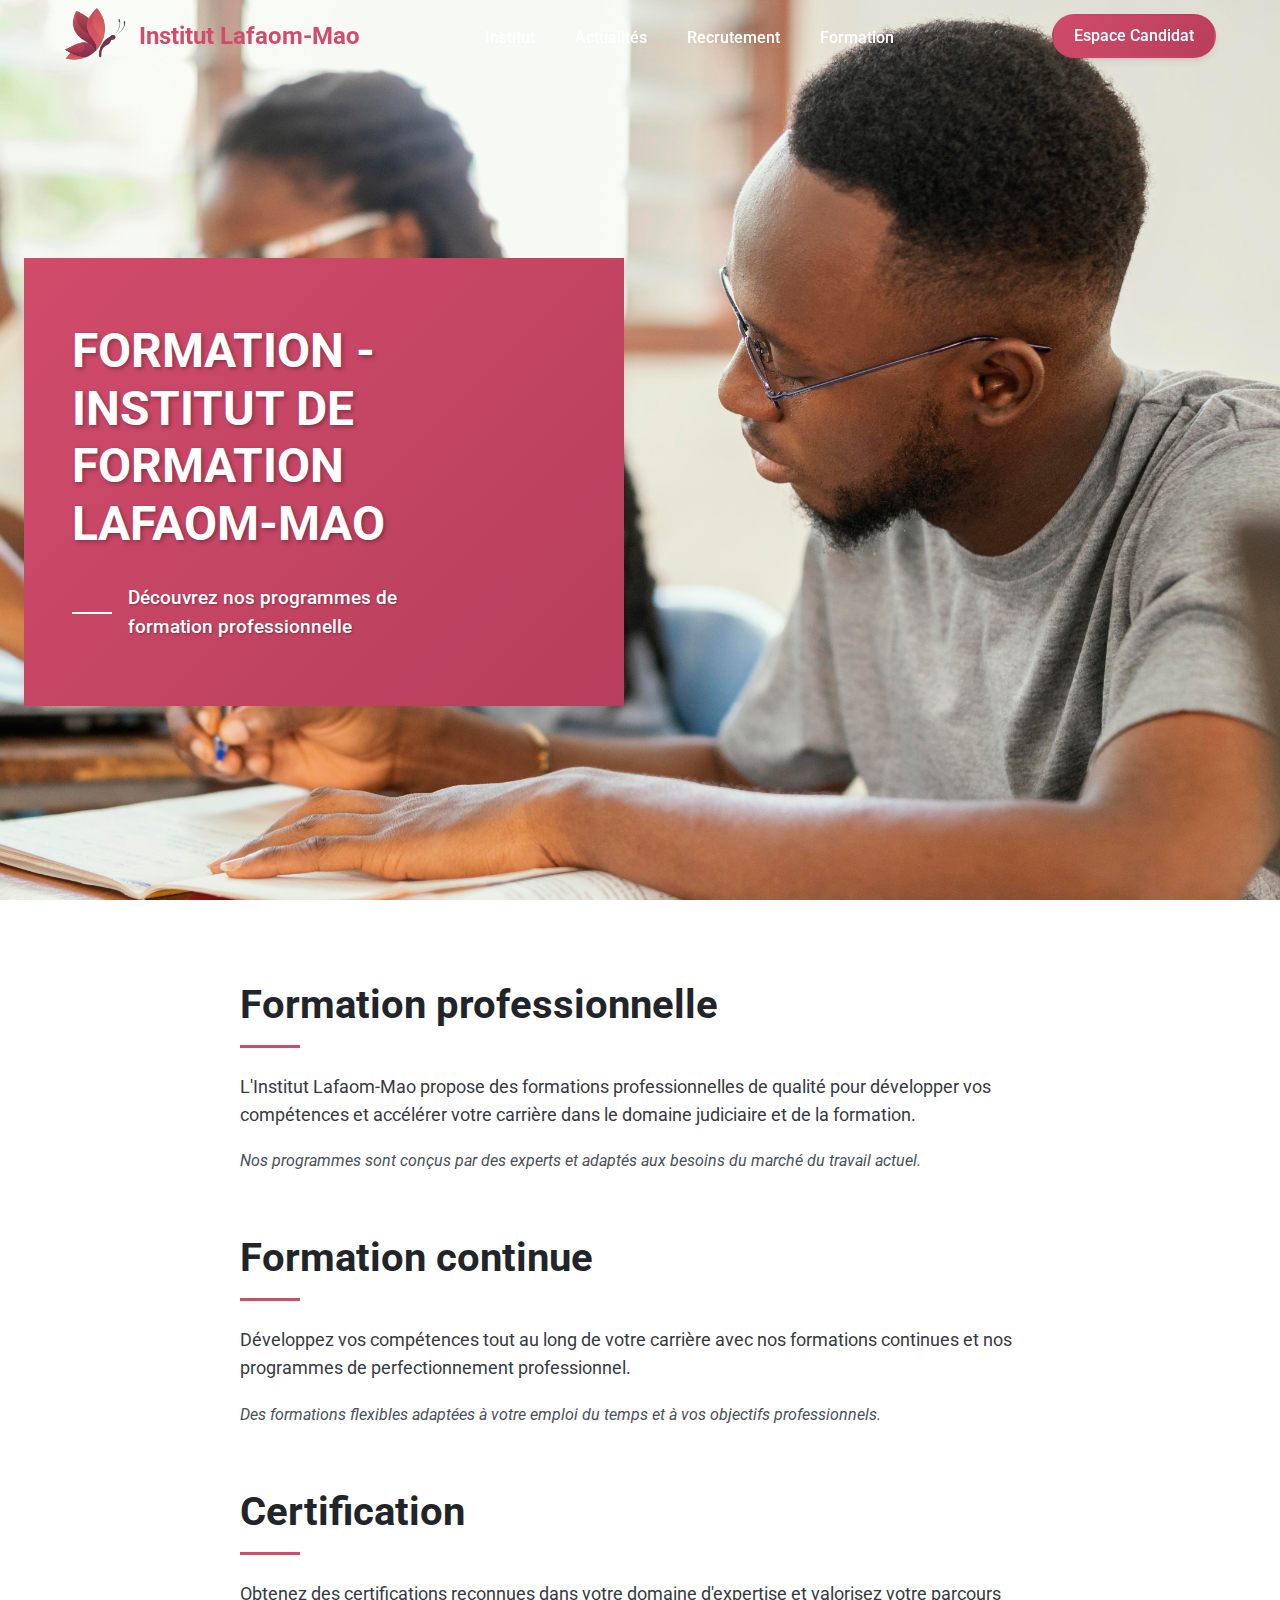
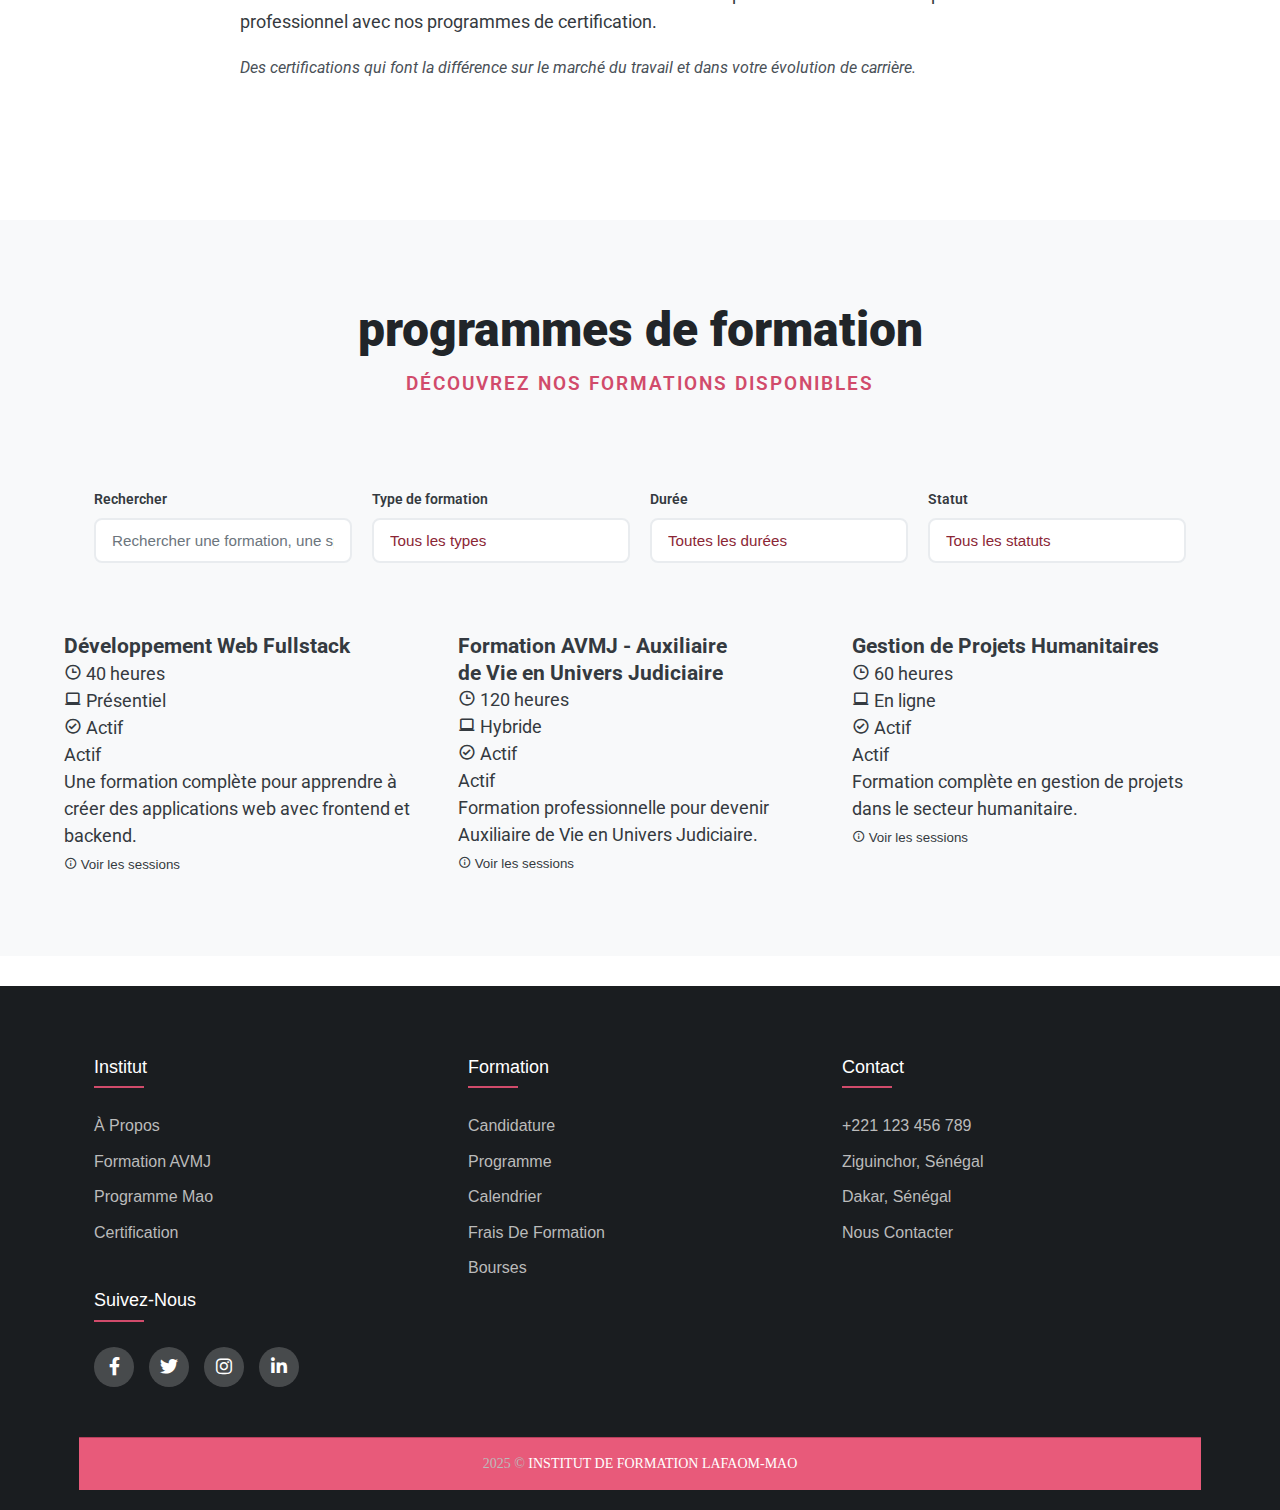
<file: formation.html>
<!DOCTYPE html>
<html lang="fr">
<head>
    <meta charset="UTF-8">
    <meta name="viewport" content="width=device-width, initial-scale=1.0">
    
    <!-- SEO Meta Tags -->
    <title>Formation AVMJ - Institut de Formation Lafaom-Mao | 3 Spécialités au Sénégal</title>
    <meta name="description" content="Formation Auxiliaire de Vie en Univers Judiciaire (AVMJ) à l'Institut Lafaom-Mao Ziguinchor. 3 spécialités : Accueil-Écoute, Appui Services Judiciaires, Technicien d'Assistance. Formation certifiante 12 mois, Programme Mao interafricain.">
    <meta name="keywords" content="formation AVMJ, auxiliaire vie judiciaire, formation Sénégal, Ziguinchor, spécialités AVMJ, accueil écoute, appui services judiciaires, technicien assistance, formation certifiante, programme Mao">
    <meta name="author" content="Institut de Formation Lafaom-Mao">
    <meta name="robots" content="index, follow, max-snippet:-1, max-image-preview:large, max-video-preview:-1">
    
    <!-- Open Graph / Facebook -->
    <meta property="og:type" content="website">
    <meta property="og:url" content="https://lafaom-mao.org/formation.html">
    <meta property="og:title" content="Formation AVMJ - Institut de Formation Lafaom-Mao | 3 Spécialités">
    <meta property="og:description" content="Formation Auxiliaire de Vie en Univers Judiciaire (AVMJ) à Ziguinchor. 3 spécialités, formation certifiante 12 mois.">
    <meta property="og:image" content="https://lafaom-mao.org/assets/Images/logo.png">
    <meta property="og:site_name" content="Institut de Formation Lafaom-Mao">
    
    <!-- Twitter -->
    <meta property="twitter:card" content="summary_large_image">
    <meta property="twitter:url" content="https://lafaom-mao.org/formation.html">
    <meta property="twitter:title" content="Formation AVMJ - Institut de Formation Lafaom-Mao">
    <meta property="twitter:description" content="Formation Auxiliaire de Vie en Univers Judiciaire (AVMJ) à Ziguinchor. 3 spécialités, formation certifiante 12 mois.">
    <meta property="twitter:image" content="https://lafaom-mao.org/assets/Images/logo.png">
    
    <!-- Canonical URL -->
    <link rel="canonical" href="https://lafaom-mao.org/formation.html">
    
    <!-- Favicon -->
    <link rel="icon" type="image/png" href="assets/Images/logo.png">
    <link rel="apple-touch-icon" href="assets/Images/logo.png">
    
    <!-- Preconnect for performance -->
    <link rel="preconnect" href="https://fonts.googleapis.com">
    <link rel="preconnect" href="https://cdnjs.cloudflare.com">
    <link rel="preconnect" href="https://unpkg.com">
    
    <!-- Stylesheets -->
    <link rel="stylesheet" href="css/style.css">
    <link rel="stylesheet" href="css/footer.css">
    <link rel="stylesheet" href="css/swiper-testimonials.css">
    <link href="https://unpkg.com/boxicons@2.1.4/css/boxicons.min.css" rel="stylesheet">
    <link href="https://unpkg.com/aos@2.3.1/dist/aos.css" rel="stylesheet">
    <link rel="stylesheet" href="https://cdn.jsdelivr.net/npm/swiper@11/swiper-bundle.min.css">
    <link rel="stylesheet" href="https://cdnjs.cloudflare.com/ajax/libs/font-awesome/6.0.0/css/all.min.css">
    <link href="https://fonts.googleapis.com/css?family=Varela+Round" rel="stylesheet">
    
    <!-- Structured Data - Course -->
    <script type="application/ld+json">
    {
        "@context": "https://schema.org",
        "@type": "Course",
        "name": "Formation Auxiliaire de Vie en Univers Judiciaire (AVMJ)",
        "description": "Formation certifiante de 12 mois pour devenir Auxiliaire de Vie en Univers Judiciaire avec 3 spécialités",
        "provider": {
            "@type": "EducationalOrganization",
            "name": "Institut de Formation Lafaom-Mao",
            "address": {
                "@type": "PostalAddress",
                "addressLocality": "Ziguinchor",
                "addressCountry": "Sénégal"
            }
        },
        "courseMode": "on-site",
        "educationalLevel": "Professional",
        "timeRequired": "P12M",
        "inLanguage": "fr",
        "hasCourseInstance": {
            "@type": "CourseInstance",
            "courseMode": "on-site",
            "location": {
                "@type": "Place",
                "name": "Institut de Formation Lafaom-Mao",
                "address": {
                    "@type": "PostalAddress",
                    "addressLocality": "Ziguinchor",
                    "addressCountry": "Sénégal"
                }
            }
        },
        "teaches": [
            "Accueil, Écoute et Accompagnement",
            "Appui aux Services Judiciaires", 
            "Technicien d'Assistance"
        ]
    }
    </script>
    
    <!-- Structured Data - BreadcrumbList -->
    <script type="application/ld+json">
    {
        "@context": "https://schema.org",
        "@type": "BreadcrumbList",
        "itemListElement": [
            {
                "@type": "ListItem",
                "position": 1,
                "name": "Accueil",
                "item": "https://lafaom-mao.org/"
            },
            {
                "@type": "ListItem",
                "position": 2,
                "name": "Formation",
                "item": "https://lafaom-mao.org/formation.html"
            }
        ]
    }
    </script>
</head>
<body>
    <!-- Header -->
    <header class="header" id="header">
        <nav class="navbar container">
            <a href="index.html" class="brand">
                <img src="assets/Images/logo.png" alt="Lafaom Mao" class="brand-logo">
                <span class="brand-text">Institut Lafaom-Mao</span>
            </a>
            <div class="burger" id="burger">
                <span class="burger-line"></span>
                <span class="burger-line"></span>
                <span class="burger-line"></span>
            </div>
            <div class="menu" id="menu">
                <ul class="menu-inner">
                    <li class="menu-item"><a href="about.html" class="menu-link">Institut</a></li>
                    <li class="menu-item"><a href="actualite.html" class="menu-link">Actualités</a></li>
                    <li class="menu-item"><a href="recrutement.html" class="menu-link">Recrutement</a></li>
                    <li class="menu-item"><a href="#" class="menu-link">Formation</a></li>
                </ul>
            </div>
            <span class="overlay"></span>
            <a href="login.html" class="btn btn-primary menu-cta">Espace Candidat</a>
        </nav>
    </header>

    <main class="main">
        <!-- Hero Section -->
        <section class="page-hero" style="background-image: url('/assets/Images/banner3.jpg');">
            <div class="container about-container">
                <div class="page-hero-content">
                    <div class="hero-colored-box">
                        <h1 class="title-large">FORMATION - INSTITUT DE FORMATION LAFAOM-MAO</h1>
                        <div class="hero-subtitle">
                            <div class="hero-line"></div>
                            <p class="text-large">Découvrez nos programmes de formation professionnelle</p>
                        </div>
                    </div>
                </div>
            </div>
        </section>

        <!-- Formation Sections -->
        <section class="recruitment-sections">
            <div class="container">
                <!-- Formation professionnelle -->
                <div class="recruitment-section">
                    <h2 class="recruitment-title">Formation professionnelle</h2>
                    <div class="recruitment-line"></div>
                    <p class="recruitment-text">
                        L'Institut Lafaom-Mao propose des formations professionnelles de qualité pour développer 
                        vos compétences et accélérer votre carrière dans le domaine judiciaire et de la formation.
                    </p>
                    <p class="recruitment-text-secondary">
                        Nos programmes sont conçus par des experts et adaptés aux besoins du marché du travail actuel.
                    </p>
                </div>

                <!-- Formation continue -->
                <div class="recruitment-section">
                    <h2 class="recruitment-title">Formation continue</h2>
                    <div class="recruitment-line"></div>
                    <p class="recruitment-text">
                        Développez vos compétences tout au long de votre carrière avec nos formations continues 
                        et nos programmes de perfectionnement professionnel.
                    </p>
                    <p class="recruitment-text-secondary">
                        Des formations flexibles adaptées à votre emploi du temps et à vos objectifs professionnels.
                    </p>
                </div>

                <!-- Certification -->
                <div class="recruitment-section">
                    <h2 class="recruitment-title">Certification</h2>
                    <div class="recruitment-line"></div>
                    <p class="recruitment-text">
                        Obtenez des certifications reconnues dans votre domaine d'expertise et valorisez 
                        votre parcours professionnel avec nos programmes de certification.
                    </p>
                    <p class="recruitment-text-secondary">
                        Des certifications qui font la différence sur le marché du travail et dans votre évolution de carrière.
                    </p>
                </div>
            </div>
        </section>

        <!-- Training Programs Section -->
        <section class="job-offers-section">
            <div class="container">
                <div class="job-offers-header">
                    <h2 class="job-offers-title">Programmes de formation</h2>
                    <p class="job-offers-subtitle">DÉCOUVREZ NOS FORMATIONS DISPONIBLES</p>
                </div>

                <!-- Filters and Search -->
                <div class="job-filters">
                    <div class="filter-group">
                        <div class="search-filter">
                            <label class="filter-label" for="trainingSearch">Rechercher</label>
                            <input type="text" id="trainingSearch" class="filter-input" placeholder="Rechercher une formation, une spécialité...">
                        </div>
                        <div class="location-filter">
                            <label class="filter-label" for="typeSelect">Type de formation</label>
                            <select id="typeSelect" class="filter-select">
                                <option value="all">Tous les types</option>
                                <option value="On-Site">Présentiel</option>
                                <option value="Online">En ligne</option>
                                <option value="Hybrid">Hybride</option>
                            </select>
                        </div>
                        <div class="contract-filter">
                            <label class="filter-label" for="durationSelect">Durée</label>
                            <select id="durationSelect" class="filter-select">
                                <option value="all">Toutes les durées</option>
                                <option value="short">Court terme (1-20h)</option>
                                <option value="medium">Moyen terme (21-40h)</option>
                                <option value="long">Long terme (40h+)</option>
                            </select>
                        </div>
                        <div class="salary-filter">
                            <label class="filter-label" for="statusSelect">Statut</label>
                            <select id="statusSelect" class="filter-select">
                                <option value="all">Tous les statuts</option>
                                <option value="ACTIVE">Actif</option>
                                <option value="INACTIVE">Inactif</option>
                                <option value="UPCOMING">À venir</option>
                            </select>
                        </div>
                    </div>
                </div>
                
                <!-- Loading State -->
                <div id="loadingTrainings" class="loading-container">
                    <div class="loading-spinner"></div>
                    <p>Chargement des formations...</p>
                </div>

                <!-- Training Programs Grid -->
                <div id="trainingProgramsGrid" class="job-offers-grid" style="display: none;">
                    <!-- Les formations seront chargées dynamiquement -->
                </div>

                <!-- Error State -->
                <div id="errorTrainings" class="error-container" style="display: none;">
                    <div class="error-icon">
                        <i class="bx bx-error-circle"></i>
                    </div>
                    <h3>Erreur de chargement</h3>
                    <p>Impossible de charger les formations. Veuillez réessayer plus tard.</p>
                    <button id="retryTrainingButton" class="btn btn-primary">Réessayer</button>
                </div>
            </div>
        </section>
    </main>

    <!-- Offcanvas for Training Details -->
    <div id="trainingOffcanvas" class="job-offcanvas">
        <div class="offcanvas-overlay"></div>
        <div class="offcanvas-content">
            <div class="offcanvas-header">
                <h2 id="offcanvasTitle" class="offcanvas-title">Détails de la formation</h2>
                <button id="closeOffcanvas" class="offcanvas-close">
                    <i class="bx bx-x" style="font-size: 24px; width: 24px; height: 24px;"></i>
                </button>
            </div>
            <div class="offcanvas-body">
                <div id="offcanvasContent">
                    <!-- Le contenu sera chargé dynamiquement -->
                </div>
            </div>
        </div>
    </div>

    <!-- Footer -->
    <div class="page-wrapper">
        <div id="waterdrop"></div>
        <footer class="footer">
           <div class="container">
      <div class="row">
              <div class="footer-col">
                <h4>Institut</h4>
                <ul>
                  <li><a href="about.html">À propos</a></li>
                  <li><a href="#">Formation AVMJ</a></li>
                  <li><a href="#">Programme Mao</a></li>
                  <li><a href="#">Certification</a></li>
                </ul>
            </div>
              <div class="footer-col">
                <h4>Formation</h4>
                <ul>
                  <li><a href="#">Candidature</a></li>
                  <li><a href="#">Programme</a></li>
                  <li><a href="#">Calendrier</a></li>
                  <li><a href="#">Frais de formation</a></li>
                  <li><a href="#">Bourses</a></li>
                </ul>
          </div>
              <div class="footer-col">
                <h4>Contact</h4>
                <ul>
                  <li><a href="tel:+221123456789">+221 123 456 789</a></li>
                  <li><a href="#">Ziguinchor, Sénégal</a></li>
                  <li><a href="#">Dakar, Sénégal</a></li>
                  <li><a href="#">Nous contacter</a></li>
                </ul>
              </div>
              <div class="footer-col">
                <h4>Suivez-nous</h4>
                <div class="social-links">
                  <a href="#"><i class="fab fa-facebook-f"></i></a>
                  <a href="#"><i class="fab fa-twitter"></i></a>
                  <a href="#"><i class="fab fa-instagram"></i></a>
                  <a href="#"><i class="fab fa-linkedin-in"></i></a>
        </div>
      </div>
    </div>
    <div class="footer-bottom">
              <div class="footer-copyright">
                <p>2025 © <a href="#" target="_blank">INSTITUT DE FORMATION LAFAOM-MAO </a></p>
        </div>
      </div>
    </div>
        </footer>
      </div>

    <!-- Scripts -->
    <script src="https://unpkg.com/aos@2.3.1/dist/aos.js"></script>
    <script src="https://cdn.jsdelivr.net/npm/swiper@11/swiper-bundle.min.js"></script>
    <script src="js/config.js"></script>
    <script src="js/base.js"></script>
    <script src="js/training.js"></script>
    <!-- <script src="js/swiper-init.js"></script> -->
</body>
</html>
</file>
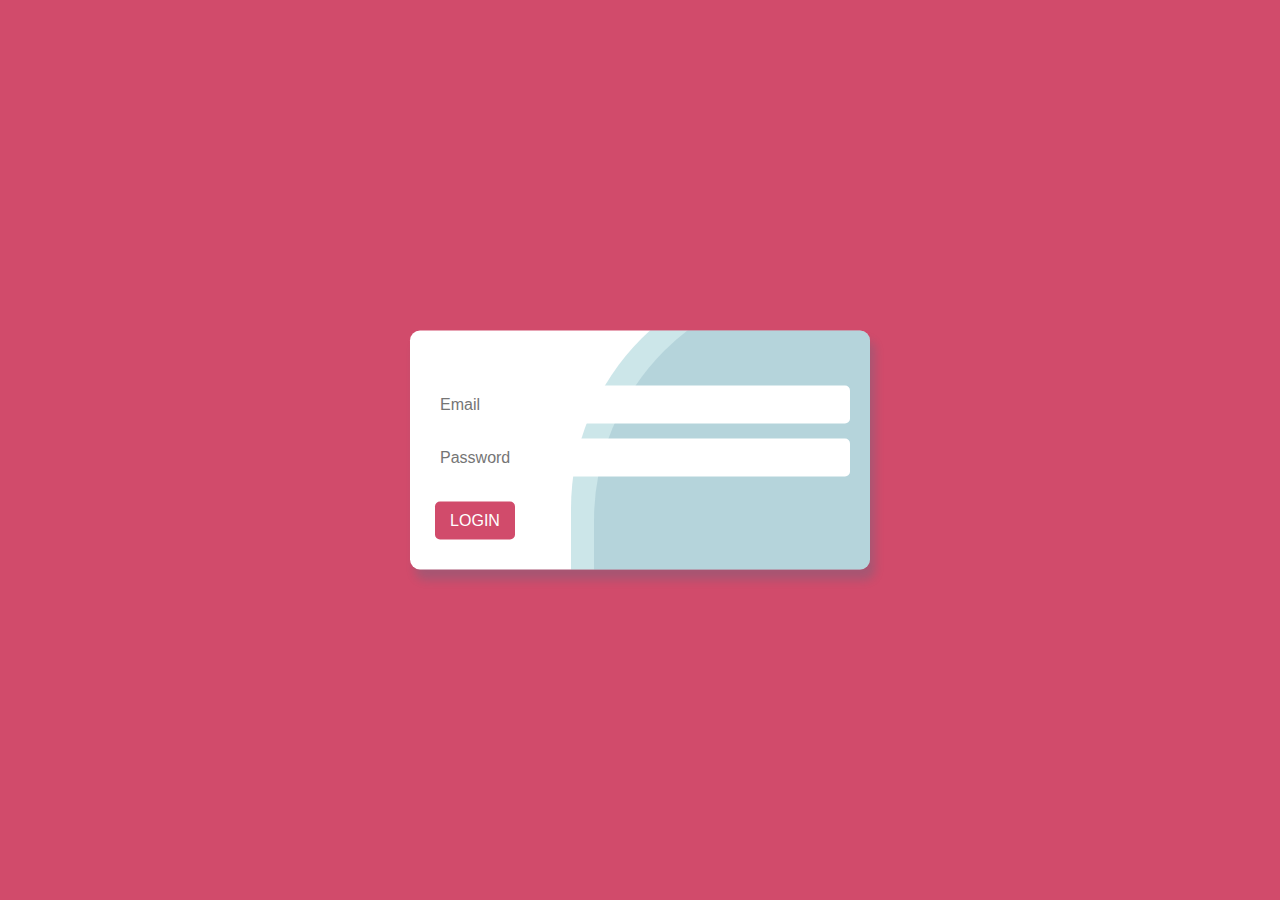
<file: login.html>
<!DOCTYPE html>
<html lang="fr">
<head>
    <meta charset="UTF-8">
    <meta name="viewport" content="width=device-width, initial-scale=1.0">
    <title>Connexion - Institut de Formation Lafaom-Mao</title>
    <link rel="icon" type="image/png" href="assets/Images/logo.png">
    <link href="https://fonts.googleapis.com/css2?family=Roboto:wght@400;500;600;700&display=swap" rel="stylesheet">
    <link href="https://unpkg.com/boxicons@2.1.4/css/boxicons.min.css" rel="stylesheet">
    <link href="css/style-login.css" rel="stylesheet">
  
</head>
<body>
    <form class="login" id="loginForm">
        <div id="errorMessage" class="error-message" style="display: none;"></div>
        <input type="email" id="email" placeholder="Email" required>
        <input type="password" id="password" placeholder="Password" required>
        <button type="submit" id="loginButton">Login</button>
      </form>

    <script src="js/auth.js"></script>
</body>
</html>
</file>
<file: css/style.css>
@import url("https://fonts.googleapis.com/css2?family=Roboto:wght@400;500;600;700&display=swap");

:root {
    /* Lafaom Mao Brand Colors */
    --color-primary-light: #E85A7A;
    /* Rose clair du logo */
    --color-primary: #D14B6B;
    /* Rose principal */
    --color-primary-dark: #B73E5C;
    /* Rose foncé */
    --color-secondary: #8B2635;
    /* Bordeaux du logo */
    --color-secondary-dark: #6B1D2A;
    /* Bordeaux foncé */

    /* Neutral Colors */
    --color-white: #FFFFFF;
    --color-gray-100: #F8F9FA;
    --color-gray-200: #E9ECEF;
    --color-gray-300: #DEE2E6;
    --color-gray-400: #CED4DA;
    --color-gray-500: #6C757D;
    --color-gray-600: #495057;
    --color-gray-700: #343A40;
    --color-gray-800: #212529;
    --color-gray-900: #1A1D20;

    /* Shadows */
    --shadow-small: rgba(139, 38, 53, 0.1) 0px 1px 3px 0px,
        rgba(139, 38, 53, 0.06) 0px 1px 2px 0px;
    --shadow-medium: rgba(139, 38, 53, 0.1) 0px 4px 6px -1px,
        rgba(139, 38, 53, 0.06) 0px 2px 4px -1px;
    --shadow-large: rgba(139, 38, 53, 0.1) 0px 10px 15px -3px,
        rgba(139, 38, 53, 0.05) 0px 4px 6px -2px;
    --shadow-extra: rgba(139, 38, 53, 0.1) 0px 20px 25px -5px,
        rgba(139, 38, 53, 0.04) 0px 10px 10px -5px;
}

*,
*::before,
*::after {
    padding: 0;
    margin: 0;
    box-sizing: border-box;
    list-style: none;
    list-style-type: none;
    text-decoration: none;
    -webkit-font-smoothing: antialiased;
    -moz-osx-font-smoothing: grayscale;
    text-rendering: optimizeLegibility;
}

html {
    font-size: 100%;
    box-sizing: inherit;
    scroll-behavior: smooth;
    height: -webkit-fill-available;
    overflow-x: hidden;
    width: 100%;
    max-width: 100%;
}

body {
    font-family: "Roboto", ui-sans-serif, sans-serif;
    font-size: clamp(1rem, 2vw, 1.125rem);
    font-weight: 400;
    line-height: 1.5;
    color: var(--color-gray-700);
    background-color: var(--color-white);
    overflow-x: hidden;
    width: 100%;
    max-width: 100%;
}

main,
section {
    overflow: hidden;
}

/* Prevent horizontal overflow on all containers */
.container {
    width: 100%;
    max-width: 100%;
    overflow-x: hidden;
}

/* Ensure all elements stay within viewport */
* {
    max-width: 100%;
    box-sizing: border-box;
}

/* Global rule to prevent horizontal scroll */
html, body {
    overflow-x: hidden !important;
    width: 100% !important;
    max-width: 100vw !important;
}

/* Ensure all containers respect viewport width */
.container, .navbar, .header, main, section {
    max-width: 100vw;
    overflow-x: hidden;
}

a,
button {
    cursor: pointer;
    user-select: none;
    white-space: nowrap;
    border: none;
    outline: none;
    color: inherit;
    background: unset;
}

h1,
h2,
h3,
h4,
h5 {
    font-family: inherit;
    line-height: 1.25;
    text-wrap: balance;
    word-wrap: break-word;
}

p,
li {
    font-family: inherit;
    line-height: 1.5;
    text-wrap: pretty;
    word-wrap: break-word;
}

img,
svg,
picture {
    max-width: 100%;
    height: auto;
    vertical-align: middle;
    object-fit: cover;
    background-size: cover;
    background-repeat: no-repeat;
    image-rendering: -webkit-optimize-contrast;
    image-rendering: -moz-crisp-edges;
    image-rendering: crisp-edges;
}

.section {
    padding-block: 6rem 3rem;
}

.container {
    max-width: 75rem;
    height: auto;
    margin-inline: auto;
    padding-inline: 1.5rem;
}

.center {
    text-align: center;
    vertical-align: middle;
}

.truncate {
    display: -webkit-box;
    line-clamp: 2;
    -webkit-line-clamp: 2;
    -webkit-box-orient: vertical;
    overflow: hidden;
}

.title-small {
    font-family: inherit;
    font-size: clamp(1.75rem, 4vw, 2.35rem);
    font-weight: 700;
    line-height: 1.25;
}

.title-medium {
    font-family: inherit;
    font-size: clamp(2.15rem, 5vw, 3.15rem);
    font-weight: 700;
    line-height: 1.15;
}

.title-large {
    font-family: inherit;
    font-size: clamp(2.65rem, 6vw, 4rem);
    font-weight: 700;
    line-height: 1.15;
}

.text-small {
    font-family: inherit;
    font-size: 0.85rem;
    line-height: 1.5;
}

.text-base {
    font-family: inherit;
    font-size: 1rem;
    line-height: 1.5;
}

.text-medium {
    font-family: inherit;
    font-size: 1.15rem;
    line-height: 1.5;
}

.text-large {
    font-family: inherit;
    font-size: 1.3rem;
    line-height: 1.5;
}

.text-upper {
    text-transform: uppercase;
}

.text-lower {
    text-transform: lowercase;
}

.text-capital {
    text-transform: capitalize;
}

.font-light {
    font-weight: 300;
}

.font-normal {
    font-weight: 400;
}

.font-medium {
    font-weight: 500;
}

.font-semi {
    font-weight: 600;
}

.font-bold {
    font-weight: 700;
}

.btn {
    display: inline-flex;
    font-family: inherit;
    font-size: 1rem;
    font-weight: 500;
    line-height: 1.5;
    align-items: center;
    white-space: nowrap;
    text-align: center;
    justify-content: center;
    vertical-align: middle;
    column-gap: 0.35rem;
    padding-block: 0.5rem;
    padding-inline: 1.25rem;
    border-radius: 3rem;
    transition: all 0.25s ease;
}

.btn-primary {
    color: var(--color-white);
    background: linear-gradient(135deg, var(--color-primary) 0%, var(--color-primary-dark) 100%);
    box-shadow: var(--shadow-medium);
    border: 2px solid transparent;
}

.btn-primary:hover {
    background: linear-gradient(135deg, var(--color-primary-dark) 0%, var(--color-secondary) 100%);
    transform: translateY(-2px);
    box-shadow: var(--shadow-large);
}

.btn-neutral {
    color: var(--color-secondary);
    background-color: var(--color-white);
    border: 2px solid var(--color-primary);
    box-shadow: var(--shadow-medium);
}

.btn-neutral:hover {
    color: var(--color-white);
    background-color: var(--color-primary);
}

.btn-darken {
    color: var(--color-white);
    background-color: var(--color-secondary);
    box-shadow: var(--shadow-medium);
}

/* Header section */
.header {
    position: fixed;
    top: 0;
    left: 0;
    z-index: 100;
    width: 100%;
    height: auto;
    margin: 0 auto;
    background: transparent;
    transition: all 0.35s ease;
}

.header.on-scroll {
    background-color: rgba(255, 255, 255, 0.95);
    -webkit-backdrop-filter: blur(10px);
    backdrop-filter: blur(10px);
    box-shadow: var(--shadow-medium);
}

.navbar {
    display: flex;
    flex-direction: row;
    align-items: center;
    justify-content: space-between;
    column-gap: 1rem;
    width: 100%;
    height: 4.5rem;
    margin-inline: auto;
}

.brand {
    display: flex;
    align-items: center;
    gap: 0.75rem;
    font-family: inherit;
    font-size: 1.5rem;
    font-weight: 700;
    line-height: 1.5;
    color: var(--color-white);
    text-decoration: none;
    transition: all 0.3s ease;
}

.header.on-scroll .brand {
    color: var(--color-secondary);
}

.brand-logo {
    height: 60px;
    width: auto;
    transition: all 0.3s ease;
}

.brand-text {
    font-weight: 700;
    background: var(--color-primary);
    -webkit-background-clip: text;
    -webkit-text-fill-color: transparent;
    background-clip: text;
    transition: all 0.3s ease;
}

.header.on-scroll .brand-text {
    background: linear-gradient(135deg, var(--color-primary) 0%, var(--color-secondary) 100%);
    -webkit-background-clip: text;
    -webkit-text-fill-color: transparent;
    background-clip: text;
}

/* Responsive: Hide text on mobile */
@media screen and (max-width: 768px) {
    .brand-text {
        display: none;
    }

    .brand {
        gap: 0;
    }
    
    .menu-cta {
        margin-left: 0;
        padding: 0.5rem 1rem;
        font-size: 0.875rem;
        white-space: nowrap;
    }
}

/* Mobile très petit */
@media screen and (max-width: 480px) {
    .navbar {
        column-gap: 0.5rem;
    }
    
    .menu-cta {
        padding: 0.4rem 0.8rem;
        font-size: 0.8rem;
    }
    
    .brand-logo {
        height: 50px;
    }
}

.menu {
    position: fixed;
    top: -100%;
    left: 0;
    width: 100%;
    height: auto;
    overflow: hidden;
    padding-block: 4rem;
    background-color: var(--color-white);
    box-shadow: var(--shadow-large);
    transition: all 0.3s ease;
}

.menu.is-active {
    top: 0;
    left: 0;
}

.menu-inner {
    display: flex;
    flex-direction: column;
    justify-content: center;
    align-items: center;
    row-gap: 1.5rem;
}

.menu-link {
    font-family: inherit;
    font-size: 1.1rem;
    font-weight: 500;
    line-height: 1.5;
    color: var(--color-secondary);
    text-decoration: none;
    padding: 0.5rem 1rem;
    border-radius: 0.5rem;
    transition: all 0.3s ease;
    position: relative;
}

.menu-link:hover {
    color: var(--color-primary);
    background-color: var(--color-gray-100);
}

.menu-link::after {
    content: '';
    position: absolute;
    bottom: -2px;
    left: 50%;
    width: 0;
    height: 2px;
    background: linear-gradient(135deg, var(--color-primary) 0%, var(--color-secondary) 100%);
    transition: all 0.3s ease;
    transform: translateX(-50%);
}

.menu-link:hover::after {
    width: 80%;
}

.menu-cta {
    margin-left: auto;
}

/* Media query breakpoint */
@media screen and (min-width: 48rem) {
    .menu {
        position: relative;
        top: initial;
        width: auto;
        padding: 0;
        background: unset;
        box-shadow: unset;
        transition: unset;
    }

    .menu-inner {
        display: flex;
        flex-direction: row;
        column-gap: 2.5rem;
        margin: 0;
    }

    .menu-link {
        font-size: 1rem;
        padding: 0.5rem 0;
        color: var(--color-white);
        font-weight: 500;
    }

    .header.on-scroll .menu-link {
        color: var(--color-secondary);
    }

    .menu-link:hover {
        color: var(--color-primary-light);
        background-color: transparent;
    }

    .header.on-scroll .menu-link:hover {
        color: var(--color-primary);
        background-color: var(--color-gray-100);
    }

    .menu-cta {
        margin-left: 2rem;
    }
}

.burger {
    cursor: pointer;
    position: relative;
    display: block;
    order: -1;
    z-index: 10;
    width: 1.5rem;
    height: 1rem;
    user-select: none;
    visibility: visible;
}

/* Media query breakpoint */
@media screen and (min-width: 48rem) {
    .burger {
        display: none;
        visibility: hidden;
    }
}

.burger-line {
    position: absolute;
    display: block;
    left: 0;
    opacity: 1;
    width: 100%;
    height: 2px;
    background-color: var(--color-primary);
    transition: all 0.25s ease;
}

.about {
    padding-top: 40px;
    margin-bottom: 10rem;
}

.header.on-scroll .burger-line {
    background-color: var(--color-secondary);
}

.burger-line:nth-child(1) {
    top: 0px;
}

.burger-line:nth-child(2) {
    top: 0.5rem;
    width: 70%;
}

.burger-line:nth-child(3) {
    top: 1rem;
}

.burger.is-active .burger-line:nth-child(1) {
    top: 0.5rem;
    transform: rotate(135deg);
}

.burger.is-active .burger-line:nth-child(2) {
    left: -1rem;
    opacity: 0;
}

.burger.is-active .burger-line:nth-child(3) {
    top: 0.5rem;
    transform: rotate(-135deg);
}

.overlay {
    position: fixed;
    display: none;
    inset: 0;
    z-index: -2;
    width: 100%;
    height: 100%;
    opacity: 0.5;
    background-color: black;
    transition: all 0.3s ease;
}

.overlay.is-active {
    display: block;
}

/* Slider section */
.slider-section {
    position: relative;
    height: 100vh;
    overflow: hidden;
    padding: 0;
}

.slider-container {
    position: relative;
    width: 100%;
    height: 100%;
}

.slide {
    position: absolute;
    top: 0;
    left: 0;
    width: 100%;
    height: 100%;
    opacity: 0;
    transition: opacity 0.8s ease-in-out;
    display: flex;
    align-items: center;
}

.slide.active {
    opacity: 1;
}

.slide-background {
    position: absolute;
    top: 0;
    left: 0;
    width: 100%;
    height: 100%;
    background-size: cover;
    background-position: center;
    background-repeat: no-repeat;
    z-index: 1;
}

.slide-overlay {
    position: absolute;
    top: 0;
    left: 0;
    width: 100%;
    height: 100%;
    background: linear-gradient(135deg, rgba(0, 0, 0, 0.6) 0%, rgba(0, 0, 0, 0.3) 100%);
    z-index: 2;
}

.slide-content {
    position: relative;
    z-index: 3;
    width: 100%;
    height: 100%;
    display: flex;
    align-items: center;
}

.slide-inner {
    max-width: 600px;
    color: var(--color-gray-100);
}

.slide-inner h1 {
    margin-bottom: 1.5rem;
    text-shadow: 2px 2px 4px rgba(0, 0, 0, 0.5);
    color: var(--color-white);
}

.slide-inner p {
    margin-bottom: 2rem;
    font-size: 1.1rem;
    line-height: 1.6;
    text-shadow: 1px 1px 2px rgba(0, 0, 0, 0.5);
    color: var(--color-white);
}

/* Navigation arrows */
.slider-nav {
    position: absolute;
    top: 50%;
    transform: translateY(-50%);
    background: rgba(255, 255, 255, 0.2);
    border: 2px solid rgba(255, 255, 255, 0.3);
    color: var(--color-gray-100);
    width: 50px;
    height: 50px;
    border-radius: 50%;
    display: flex;
    align-items: center;
    justify-content: center;
    font-size: 1.5rem;
    cursor: pointer;
    z-index: 4;
    transition: all 0.3s ease;
    backdrop-filter: blur(10px);
}

.slider-nav:hover {
    background: rgba(255, 255, 255, 0.3);
    border-color: rgba(255, 255, 255, 0.5);
    transform: translateY(-50%) scale(1.1);
}

.slider-nav.prev {
    left: 2rem;
}

.slider-nav.next {
    right: 2rem;
}

/* Dots indicator */
.slider-dots {
    position: absolute;
    bottom: 2rem;
    left: 50%;
    transform: translateX(-50%);
    display: flex;
    gap: 1rem;
    z-index: 4;
}

.dot {
    width: 12px;
    height: 12px;
    border-radius: 50%;
    background: rgba(255, 255, 255, 0.4);
    cursor: pointer;
    transition: all 0.3s ease;
}

.dot.active {
    background: var(--color-primary);
    transform: scale(1.2);
}

.dot:hover {
    background: rgba(255, 255, 255, 0.7);
}

/* Responsive adjustments */
@media screen and (max-width: 768px) {
    .slider-nav {
        width: 40px;
        height: 40px;
        font-size: 1.2rem;
    }

    .slider-nav.prev {
        left: 1rem;
    }

    .slider-nav.next {
        right: 1rem;
    }

    .slide-inner {
        max-width: 90%;
        text-align: center;
    }

    .slide-inner h1 {
        font-size: clamp(2rem, 5vw, 2.5rem);
    }

    .slide-inner p {
        font-size: 1rem;
    }
}

/* Ab
out section */
.about-section {
    background-color: var(--color-white);
    padding: 0;
    overflow: hidden;
}

.about-content {
    display: grid;
    grid-template-columns: 1fr;
    min-height: 30vh;
    align-items: stretch;
}

@media screen and (min-width: 768px) {
    .about-content {
        grid-template-columns: 1fr 1fr;
    }
}

.about-text {
    background-color: var(--color-white);
    padding: 4rem 2rem;
    display: flex;
    flex-direction: column;
    justify-content: center;
    order: 2;
}

@media screen and (min-width: 768px) {
    .about-text {
        padding: 6rem 4rem;
        order: 1;
    }
}

.about-text h2 {
    color: var(--color-secondary);
    font-size: clamp(2rem, 4vw, 3rem);
    font-weight: 700;
    line-height: 1.1;
    margin-bottom: 2rem;
    letter-spacing: 1px;
}

.about-text p {
    color: var(--color-gray-700);
    font-size: 1rem;
    line-height: 1.6;
    margin-bottom: 1.5rem;
    text-align: left;
}

.about-signature {
    color: var(--color-secondary) !important;
    font-weight: 700 !important;
    font-size: 1.1rem;
    margin-bottom: 2.5rem !important;
    letter-spacing: 0.5px;
}

.about-actions {
    display: flex;
    align-items: center;
    gap: 2rem;
    flex-wrap: wrap;
}

.btn-play {
    width: 70px;
    height: 70px;
    border-radius: 50%;
    background: linear-gradient(135deg, var(--color-primary) 0%, var(--color-primary-dark) 100%);
    border: none;
    color: var(--color-white);
    font-size: 1.8rem;
    cursor: pointer;
    transition: all 0.3s ease;
    display: flex;
    align-items: center;
    justify-content: center;
    box-shadow: 0 8px 25px rgba(209, 75, 107, 0.3);
    position: relative;
    flex-shrink: 0;
}

.btn-play::before {
    content: '';
    position: absolute;
    width: 100%;
    height: 100%;
    border-radius: 50%;
    background: linear-gradient(135deg, var(--color-primary) 0%, var(--color-primary-dark) 100%);
    opacity: 0.3;
    transform: scale(1);
    animation: pulse 2s infinite;
}

@keyframes pulse {
    0% {
        transform: scale(1);
        opacity: 0.3;
    }

    50% {
        transform: scale(1.3);
        opacity: 0.1;
    }

    100% {
        transform: scale(1.6);
        opacity: 0;
    }
}

.btn-play:hover {
    transform: scale(1.1);
    box-shadow: 0 12px 35px rgba(209, 75, 107, 0.4);
}

.btn-play i {
    margin-left: 3px;
    /* Centrer visuellement l'icône play */
}

.about-image {
    position: relative;
    overflow: hidden;
    order: 1;
    min-height: 400px;
}

@media screen and (min-width: 768px) {
    .about-image {
        order: 2;
        min-height: auto;
    }
}

.about-img {
    width: 100%;
    height: 100%;
    min-height: 300px;
    object-fit: cover;
    object-position: center;
    transition: transform 0.3s ease;
}

@media screen and (min-width: 768px) {
    .about-img {
        min-height: 70vh;
    }
}

.about-image:hover .about-img {
    transform: scale(1.05);
}

/* Video Modal */
.video-modal {
    position: fixed;
    top: 0;
    left: 0;
    width: 100%;
    height: 100%;
    z-index: 1000;
    display: none;
    align-items: center;
    justify-content: center;
    padding: 2rem;
}

.video-modal.active {
    display: flex;
}

.video-modal-overlay {
    position: absolute;
    top: 0;
    left: 0;
    width: 100%;
    height: 100%;
    background-color: rgba(0, 0, 0, 0.9);
    -webkit-backdrop-filter: blur(5px);
    backdrop-filter: blur(5px);
}

.video-modal-content {
    position: relative;
    width: 100%;
    max-width: 900px;
    background-color: var(--color-white);
    border-radius: 1rem;
    overflow: hidden;
    box-shadow: var(--shadow-extra);
    animation: modalSlideIn 0.3s ease-out;
}

@keyframes modalSlideIn {
    from {
        opacity: 0;
        transform: scale(0.8) translateY(-50px);
    }

    to {
        opacity: 1;
        transform: scale(1) translateY(0);
    }
}

.video-modal-close {
    position: absolute;
    top: 1rem;
    right: 1rem;
    width: 40px;
    height: 40px;
    border-radius: 50%;
    background-color: rgba(0, 0, 0, 0.7);
    border: none;
    color: var(--color-white);
    font-size: 1.5rem;
    cursor: pointer;
    z-index: 10;
    transition: all 0.3s ease;
    display: flex;
    align-items: center;
    justify-content: center;
}

.video-modal-close:hover {
    background-color: var(--color-primary);
    transform: scale(1.1);
}

.video-container {
    position: relative;
    width: 100%;
    height: 0;
    padding-bottom: 56.25%;
    /* 16:9 aspect ratio */
}

.video-container iframe {
    position: absolute;
    top: 0;
    left: 0;
    width: 100%;
    height: 100%;
    border: none;
}

/* Responsive adjustments for about section */
@media screen and (max-width: 767px) {
    .about-text {
        padding: 3rem 1.5rem;
        text-align: center;
    }

    .about-text h2 {
        font-size: clamp(1.8rem, 5vw, 2.5rem);
        margin-bottom: 1.5rem;
    }

    .about-text p {
        font-size: 0.95rem;
        margin-bottom: 1.2rem;
    }

    .about-signature {
        margin-bottom: 2rem !important;
    }

    .about-actions {
        justify-content: center;
        gap: 1.5rem;
    }

    .btn-play {
        width: 60px;
        height: 60px;
        font-size: 1.5rem;
    }

    .about-image {
        min-height: 300px;
    }

    .about-img {
        min-height: 300px;
    }

    .video-modal {
        padding: 1rem;
    }

    .video-modal-content {
        max-width: 100%;
    }
}

/* About 
page styles */
.page-hero {
    
    background-size: cover;
    background-position: center;
    background-repeat: no-repeat;
    color: var(--color-white);
    padding: 8rem 0 4rem;
    position: relative;
    min-height: 100vh;
    display: flex;
    align-items: center;
}

.about-container {
  padding-top: 0;
  display: block;
  margin: 0;
  position: relative;
  width: 100%;
}

.page-hero-content {
  color: #fff;
  min-height: 187px;
  height: auto !important;
  padding: 0;
  position: relative;
  display: flex;
  align-items: center;
  width: 100%;
}

/* Hero Colored Box - Style Bioforce */
.hero-colored-box {
    background: linear-gradient(135deg, var(--color-primary) 0%, var(--color-primary-dark) 100%);
    padding: 4rem 3rem;
    max-width: 600px;
    width: 100%;
    box-shadow: var(--shadow-large);
    position: relative;
    z-index: 3;
}

.hero-colored-box h1 {
    color: var(--color-white);
    font-size: clamp(2rem, 4vw, 3rem);
    font-weight: 700;
    line-height: 1.2;
    margin-bottom: 2rem;
    text-shadow: 2px 2px 4px rgba(0, 0, 0, 0.3);
}

.hero-subtitle {
    display: flex;
    align-items: center;
    gap: 1rem;
}

.hero-line {
    width: 40px;
    height: 2px;
    background-color: var(--color-white);
    flex-shrink: 0;
}

.hero-subtitle p {
    color: var(--color-white);
    font-size: 1.2rem;
    font-weight: 500;
    margin: 0;
    text-shadow: 1px 1px 2px rgba(0, 0, 0, 0.3);
}

/* Mission Cards Section - Style Lafaom Mao */
.mission-cards-section {
    background-color: var(--color-white);
    padding: 4rem 0;
}

.mission-card {
    display: flex;
    margin-bottom: 4rem;
    background-color: var(--color-white);
    box-shadow: var(--shadow-medium);
    overflow: hidden;
    transition: all 0.3s ease;
}

.mission-card:hover {
    box-shadow: var(--shadow-large);
    transform: translateY(-2px);
}

.mission-card-content {
    flex: 1;
    padding: 3rem 2.5rem;
    background: linear-gradient(135deg, var(--color-primary-light) 0%, var(--color-primary) 100%);
    display: flex;
    flex-direction: column;
    justify-content: center;
    color: var(--color-white);
}

.mission-card-title {
    font-size: clamp(1.2rem, 2.5vw, 1.6rem);
    font-weight: 700;
    line-height: 1.3;
    margin-bottom: 1.5rem;
    color: var(--color-white);
    text-shadow: 1px 1px 2px rgba(0, 0, 0, 0.3);
}

.mission-card-separator {
    width: 40px;
    height: 2px;
    background-color: var(--color-white);
    margin-bottom: 1.5rem;
    border-radius: 1px;
}

.mission-card-text {
    font-size: 0.95rem;
    line-height: 1.6;
    margin-bottom: 2rem;
    color: rgba(255, 255, 255, 0.95);
    text-shadow: 1px 1px 2px rgba(0, 0, 0, 0.2);
    flex-grow: 1;
}

.mission-card-btn {
    display: inline-block;
    background-color: var(--color-white);
    color: var(--color-primary);
    padding: 0.6rem 1.5rem;
    border-radius: 1.5rem;
    text-decoration: none;
    font-weight: 600;
    font-size: 0.9rem;
    transition: all 0.3s ease;
    align-self: flex-start;
    box-shadow: 0 2px 8px rgba(255, 255, 255, 0.3);
}

.mission-card-btn:hover {
    background-color: var(--color-secondary);
    color: var(--color-white);
    transform: translateY(-1px);
    box-shadow: 0 4px 12px rgba(139, 38, 53, 0.3);
}

.mission-card-image {
    flex: 1;
    min-height: 300px;
    overflow: hidden;
}

.mission-card-image img {
    width: 100%;
    height: 100%;
    object-fit: cover;
    transition: transform 0.3s ease;
}

.mission-card:hover .mission-card-image img {
    transform: scale(1.05);
}

/* News Content Section - Style Bioforce */
.news-content-section {
    background-color: var(--color-white);
    padding: 4rem 0;
}

/* News Filters */
.news-filters {
    margin-bottom: 3rem;
}

.filter-group {
    display: flex;
    align-items: center;
    gap: 1rem;
    flex-wrap: wrap;
}

.category-filter {
    display: flex;
    align-items: center;
    gap: 1rem;
}

/* Native select styling */
.filter-select {
    appearance: none;
    -webkit-appearance: none;
    -moz-appearance: none;
    background-color: var(--color-gray-100);
    color: var(--color-secondary);
    border: 1px solid var(--color-gray-300);
    padding: 0.6rem 2.2rem 0.6rem 0.9rem;
    border-radius: 9999px; /* fully rounded */
    font-weight: 500;
    cursor: pointer;
    position: relative;
    outline: none;
}

/* Optional: small chevron using background */
.filter-select {
    background-image: url('data:image/svg+xml;utf8,<svg fill="%236C757D" height="24" viewBox="0 0 24 24" width="24" xmlns="http://www.w3.org/2000/svg"><path d="M7 10l5 5 5-5z"/></svg>');
    background-repeat: no-repeat;
    background-position: right 10px center;
    background-size: 16px;
}

.filter-label {
    font-size: 1rem;
    font-weight: 500;
    color: var(--color-gray-700);
}

.filter-dropdown {
    position: relative;
}

.filter-button {
    display: flex;
    align-items: center;
    gap: 0.5rem;
    padding: 0.75rem 1rem;
    background-color: var(--color-gray-100);
    border: 1px solid var(--color-gray-300);
    border-radius: 0.5rem;
    cursor: pointer;
    transition: all 0.3s ease;
    min-width: 150px;
}

.filter-button:hover {
    background-color: var(--color-gray-200);
}

.filter-selected {
    font-size: 0.95rem;
    color: var(--color-primary);
    font-weight: 500;
}

.filter-chevron {
    font-size: 1rem;
    color: var(--color-gray-600);
    transition: transform 0.3s ease;
}

.filter-dropdown.active .filter-chevron {
    transform: rotate(180deg);
}

.filter-options {
    position: absolute;
    top: 100%;
    left: 0;
    right: 0;
    background-color: var(--color-white);
    border: 1px solid var(--color-gray-300);
    border-radius: 0.5rem;
    box-shadow: var(--shadow-medium);
    z-index: 10;
    opacity: 0;
    visibility: hidden;
    transform: translateY(-10px);
    transition: all 0.3s ease;
}

.filter-dropdown.active .filter-options {
    opacity: 1;
    visibility: visible;
    transform: translateY(0);
}

.filter-option {
    padding: 0.75rem 1rem;
    cursor: pointer;
    transition: all 0.3s ease;
    font-size: 0.95rem;
    color: var(--color-gray-700);
}

.filter-option:hover {
    background-color: var(--color-gray-100);
    color: var(--color-primary);
}

.filter-option.active {
    background-color: var(--color-primary);
    color: var(--color-white);
    font-weight: 500;
}

.filter-apply-btn {
    padding: 0.6rem 1.1rem;
    background-color: var(--color-secondary);
    color: var(--color-white);
    border: none;
    border-radius: 9999px; /* fully rounded */
    font-weight: 600;
    cursor: pointer;
    transition: all 0.3s ease;
}

.filter-apply-btn:hover {
    background-color: var(--color-secondary-dark);
    transform: translateY(-1px);
}

/* News Header */
.news-header {
    display: flex;
    justify-content: space-between;
    align-items: center;
    margin-bottom: 3rem;
    flex-wrap: wrap;
    gap: 1rem;
}

.news-main-title {
    font-size: clamp(2rem, 4vw, 3rem);
    font-weight: 700;
    color: var(--color-gray-800);
    margin: 0;
}

.news-pagination {
    display: flex;
    align-items: center;
    gap: 0.5rem;
}

.pagination-text {
    font-size: 0.9rem;
    color: var(--color-gray-600);
    margin-right: 0.5rem;
}

.pagination-numbers {
    display: flex;
    align-items: center;
    gap: 0.5rem;
}

.pagination-number {
    padding: 0.5rem 0.75rem;
    border-radius: 9999px; /* fully rounded */
    cursor: pointer;
    transition: all 0.3s ease;
    font-size: 0.9rem;
    color: var(--color-gray-600);
}

.pagination-number:hover {
    background-color: var(--color-gray-100);
    color: var(--color-primary);
}

.pagination-number.active {
    background-color: var(--color-primary);
    color: var(--color-white);
    font-weight: 500;
}

.pagination-dots {
    color: var(--color-gray-400);
    font-size: 0.9rem;
}

/* News Cards Grid */
.news-cards-grid {
    display: grid;
    grid-template-columns: repeat(auto-fit, minmax(350px, 1fr));
    gap: 2rem;
}

.news-card {
    background-color: var(--color-white);
    border-radius: 0.5rem;
    overflow: hidden;
    box-shadow: var(--shadow-medium);
    transition: all 0.3s ease;
    display: flex;
    flex-direction: column;
}

.news-card:hover {
    box-shadow: var(--shadow-large);
    transform: translateY(-4px);
}

.news-card-content {
    padding: 2rem;
    flex-grow: 1;
    display: flex;
    flex-direction: column;
}

.news-category-tag {
    display: inline-block;
    padding: 0.25rem 0.75rem;
    background-color: var(--color-primary);
    color: var(--color-white);
    font-size: 0.8rem;
    font-weight: 500;
    border-radius: 1rem;
    margin-bottom: 1rem;
    align-self: flex-start;
}

.news-card-title {
    font-size: clamp(1.1rem, 2.5vw, 1.3rem);
    font-weight: 600;
    line-height: 1.4;
    color: var(--color-gray-800);
    margin-bottom: 1rem;
    flex-grow: 1;
}

.news-card-excerpt {
    font-size: 0.95rem;
    line-height: 1.6;
    color: var(--color-gray-600);
    margin-bottom: 1.5rem;
    flex-grow: 1;
}

.news-card-meta {
    margin-top: auto;
}

.news-date {
    font-size: 0.85rem;
    color: var(--color-primary);
    font-weight: 500;
}

.news-card-image {
    height: 200px;
    overflow: hidden;
}

.news-card-image img {
    width: 100%;
    height: 100%;
    object-fit: cover;
    transition: transform 0.3s ease;
}

.news-card:hover .news-card-image img {
    transform: scale(1.05);
}

.content-section {
    padding: 4rem 0;
}

/* News Cards - Custom layout from snippet (themed) */
.news-cards-main {
    margin-top: 2rem;
}
.news-cards-main .main { /* avoid global .main clash by scoping */
    max-width: 1200px;
    margin: 0 auto;
}
.news-cards-main .cards {
    display: flex;
    flex-wrap: wrap;
    list-style: none;
    margin: 0;
    padding: 0;
}
.news-cards-main .cards_item {
    display: flex;
    padding: 1rem;
    width: 100%;
}
@media (min-width: 40rem) {
  .news-cards-main .cards_item { width: 50%; }
}
@media (min-width: 56rem) {
  .news-cards-main .cards_item { width: 33.3333%; }
}
.news-cards-main .card {
    background-color: var(--color-white);
    border-radius: 0.25rem;
    box-shadow: 0 20px 40px -14px rgba(0, 0, 0, 0.15);
    display: flex;
    flex-direction: column;
    overflow: hidden;
    transition: transform .2s ease, box-shadow .2s ease;
}
.news-cards-main .card:hover{
    transform: translateY(-4px);
    box-shadow: var(--shadow-large);
}
.news-cards-main .card_image {
    position: relative;
    max-height: 250px;
}
.news-cards-main .card_image img {
    width: 100%;
    height: 100%;
    object-fit: cover;
    display: block;
}
.news-cards-main .card_price {
    position: absolute;
    bottom: 8px;
    right: 8px;
    display: flex;
    justify-content: center;
    align-items: center;
    width: 45px;
    height: 45px;
    border-radius: 0.25rem;
    background-color: var(--color-primary);
    color: var(--color-white);
    font-size: 14px;
    font-weight: 700;
}
.news-cards-main .card_price span { font-size: 12px; margin-top: -2px; }
.news-cards-main .note {
    position: absolute;
    top: 8px;
    left: 8px;
    padding: 4px 8px;
    border-radius: 0.25rem;
    background-color: var(--color-secondary);
    color: var(--color-white);
    font-size: 12px;
    font-weight: 700;
    text-transform: lowercase;
}
.news-cards-main .card_content {
    position: relative;
    padding: 16px 12px 32px 24px;
    margin: 16px 8px 8px 0;
    max-height: 290px;
    overflow-y: auto;
}
.news-cards-main .card_content::-webkit-scrollbar { width: 8px; }
.news-cards-main .card_content::-webkit-scrollbar-thumb {
    background: var(--color-primary);
    border-radius: 15px;
}
.news-cards-main .card_title {
    position: relative;
    margin: 0 0 24px;
    padding-bottom: 10px;
    text-align: center;
    font-size: 18px;
    font-weight: 700;
    color: var(--color-gray-800);
}
.news-cards-main .card_title::after {
    position: absolute;
    display: block;
    width: 50px;
    height: 2px;
    bottom: 0;
    left: 50%;
    transform: translateX(-50%);
    background-color: var(--color-primary);
    content: "";
}
.news-cards-main .card_text p { margin: 0 0 24px; font-size: 14px; line-height: 1.6; color: var(--color-gray-700); }
.news-cards-main hr { margin: 24px auto; width: 50px; border: 0; border-top: 2px solid var(--color-primary); }

.content-grid {
    display: grid;
    grid-template-columns: 1fr;
    gap: 3rem;
}

@media screen and (min-width: 768px) {
    .content-grid {
        grid-template-columns: 2fr 1fr;
        gap: 4rem;
    }
}

.content-text h2 {
    color: var(--color-secondary);
    margin-bottom: 1.5rem;
}

.content-text h3 {
    color: var(--color-primary);
    margin: 2rem 0 1rem;
}

.content-text p {
    color: var(--color-gray-700);
    line-height: 1.7;
    margin-bottom: 1.5rem;
}

.values-list {
    list-style: none;
    padding: 0;
    margin: 1.5rem 0;
}

.values-list li {
    padding: 0.75rem 0;
    border-bottom: 1px solid var(--color-gray-200);
    color: var(--color-gray-700);
}

.values-list li:last-child {
    border-bottom: none;
}

.values-list strong {
    color: var(--color-primary);
}

.content-sidebar {
    display: flex;
    flex-direction: column;
    gap: 2rem;
}

.stats-card,
.contact-card {
    background-color: var(--color-white);
    padding: 2rem;
    border-radius: 1rem;
    box-shadow: var(--shadow-medium);
    border: 1px solid var(--color-gray-200);
}

.stats-card h3,
.contact-card h3 {
    color: var(--color-secondary);
    margin-bottom: 1.5rem;
    text-align: center;
}

.stat-item {
    display: flex;
    flex-direction: column;
    align-items: center;
    padding: 1rem 0;
    border-bottom: 1px solid var(--color-gray-200);
}

.stat-item:last-child {
    border-bottom: none;
}

.stat-number {
    font-size: 2rem;
    font-weight: 700;
    color: var(--color-primary);
    line-height: 1;
}

.stat-label {
    font-size: 0.9rem;
    color: var(--color-gray-600);
    margin-top: 0.5rem;
}

.contact-card {
    text-align: center;
}

.contact-card p {
    color: var(--color-gray-600);
    margin-bottom: 1.5rem;
}

@media screen and (max-width: 767px) {
    .page-hero {
        padding: 6rem 0 3rem;
        min-height: 80vh;
    }

    .hero-colored-box {
        padding: 2rem 1.5rem;
        max-width: 100%;
        margin: 0 1rem;
    }

    .hero-colored-box h1 {
        font-size: clamp(1.3rem, 4vw, 1.8rem);
        margin-bottom: 1rem;
        line-height: 1.1;
    }

    .hero-subtitle {
        flex-direction: column;
        align-items: flex-start;
        gap: 0.5rem;
    }

    .hero-line {
        width: 25px;
        height: 1px;
    }

    .hero-subtitle p {
        font-size: 0.9rem;
        line-height: 1.3;
    }
}

/* Mobile très petit - Hero optimisé */
@media screen and (max-width: 480px) {
    .page-hero {
        padding: 4rem 0 2rem;
        min-height: 70vh;
    }
    
    .hero-colored-box {
        padding: 1.5rem 1rem;
        margin: 0 0.5rem;
        width: calc(100% - 1rem);
        max-width: calc(100vw - 1rem);
    }
    
    .hero-colored-box h1 {
        font-size: clamp(1.1rem, 3.5vw, 1.5rem);
        margin-bottom: 0.8rem;
        line-height: 1.1;
        word-wrap: break-word;
        overflow-wrap: break-word;
    }
    
    .hero-subtitle p {
        font-size: 0.8rem;
        line-height: 1.2;
        word-wrap: break-word;
        overflow-wrap: break-word;
    }
    
    .hero-line {
        width: 20px;
    }
    
    /* Prevent any element from causing horizontal scroll */
    .container {
        padding-left: 1rem;
        padding-right: 1rem;
        margin-left: auto;
        margin-right: auto;
    }
}

    .mission-cards-section {
        padding: 3rem 0;
    }

    .mission-card {
        flex-direction: column;
        margin-bottom: 3rem;
    }

    .mission-card-content {
        padding: 2.5rem 2rem;
        order: 2;
    }

    .mission-card-image {
        order: 1;
        min-height: 250px;
    }

    .mission-card-title {
        font-size: clamp(1.1rem, 4vw, 1.4rem);
        margin-bottom: 1rem;
    }

    .mission-card-separator {
        width: 35px;
        height: 2px;
        margin-bottom: 1rem;
    }

    .mission-card-text {
        font-size: 0.9rem;
        margin-bottom: 1.5rem;
    }

    .mission-card-btn {
        padding: 0.5rem 1.2rem;
        font-size: 0.85rem;
    }

    /* News Content Responsive */
    .news-content-section {
        padding: 3rem 0;
    }

    .news-filters {
        margin-bottom: 2rem;
    }

    .filter-group {
        flex-direction: column;
        align-items: flex-start;
        gap: 1rem;
    }

    .category-filter {
        flex-direction: column;
        align-items: flex-start;
        gap: 0.5rem;
    }

    .filter-button {
        min-width: 200px;
    }

    .news-header {
        flex-direction: column;
        align-items: flex-start;
        gap: 1.5rem;
    }

    .news-main-title {
        font-size: clamp(1.8rem, 5vw, 2.5rem);
    }

    .news-cards-grid {
        grid-template-columns: 1fr;
        gap: 1.5rem;
    }

    .news-card-content {
        padding: 1.5rem;
    }

    .news-card-title {
        font-size: clamp(1rem, 3vw, 1.2rem);
    }

    .news-card-excerpt {
        font-size: 0.9rem;
    }

    .content-section {
        padding: 3rem 0;
    }

    .stats-card,
    .contact-card {
        padding: 1.5rem;
    }
}

/ * Stats section - New section */ .stats-section {
    background: linear-gradient(135deg, var(--color-primary) 0%, var(--color-primary-dark) 100%);
    padding: 0;
    overflow: hidden;
}

.stats-container {
    display: grid;
    grid-template-columns: 1fr 2fr;
    min-height: 400px;
    align-items: stretch;
}

@media screen and (max-width: 768px) {
    .stats-container {
        grid-template-columns: 1fr;
        min-height: auto;
    }
}

.stats-header {
    background-color: var(--color-primary);
    display: flex;
    align-items: center;
    justify-content: center;
    padding: 4rem 2rem;
}

.stats-title {
    color: var(--color-white);
    font-size: clamp(2.5rem, 5vw, 4rem);
    font-weight: 700;
    line-height: 1.1;
    text-align: center;
    letter-spacing: 2px;
}

.stats-grid {
    background-color: var(--color-gray-100);
    display: grid;
    grid-template-columns: repeat(3, 1fr);
    align-items: center;
    padding: 2rem;
    gap: 2rem;
}

@media screen and (max-width: 768px) {
    .stats-grid {
        grid-template-columns: 1fr;
        padding: 3rem 2rem;
        gap: 2.5rem;
    }
}

.stat-item {
    text-align: center;
    padding: 1rem;
}

.stat-number {
    font-size: clamp(3rem, 6vw, 5rem);
    font-weight: 700;
    color: var(--color-primary);
    line-height: 1;
    margin-bottom: 0.5rem;
}

.stat-label {
    font-size: 1rem;
    color: var(--color-gray-700);
    font-weight: 500;
    line-height: 1.3;
}

/* Formations section - New section */
.formations-section {
    background-color: var(--color-white);
    padding: 6rem 0;
}

.formations-header {
    text-align: left;
    margin-bottom: 4rem;
}

.formations-title {
    font-size: clamp(3rem, 6vw, 5rem);
    font-weight: 300;
    color: var(--color-gray-400);
    line-height: 1;
    margin-bottom: 0.5rem;
    font-style: italic;
}

.formations-subtitle {
    font-size: 1.2rem;
    font-weight: 600;
    color: var(--color-secondary);
    text-transform: uppercase;
    letter-spacing: 1px;
}

/* Formation cards with modern grid design */
.formations-grid {
    display: grid;
    grid-template-columns: 1fr;
    gap: 4rem;
    margin-top: 2rem;
}

@media screen and (max-width: 768px) {
    .formations-grid {
        gap: 3rem;
    }
}

/* Formation card variables */
.formation-card {
    --formation-indent: 0;
    margin: 0;
    display: grid;
    grid-template-columns:
        var(--formation-indent) calc(3 * var(--formation-indent)) 1fr 1fr calc(2 * var(--formation-indent)) var(--formation-indent);
    grid-template-rows:
        var(--formation-indent) calc(3 * var(--formation-indent)) 1fr calc(2 * var(--formation-indent)) var(--formation-indent);
    width: 100%;
    min-height: 300px;
    transition: all 0.3s ease;

}

@media screen and (min-width: 40rem) {
    .formation-card {

        --formation-indent: clamp(2rem, 4vw, 5rem);
        max-height: 650px;
        /* min-height: 650px; */

    }
}

.formation-card:hover {
    transform: translateY(-10px);
}

/* Background layers */
.formation-card::before {
    content: "";
    display: block;
    background: var(--color-white);
    background-image: linear-gradient(135deg, var(--color-primary-light) 0%, var(--color-primary) 100%);
    background-size: cover;
    grid-column: 2/-1;
    grid-row: 2/-1;
    box-shadow: var(--shadow-large);
    max-height: 650px;

    /* border-radius: 0.5rem; */
}

.formation-card::after {
    content: "";
    display: block;
    background: linear-gradient(135deg, var(--color-gray-200) 0%, var(--color-gray-300) 100%);
    grid-column: 1/-2;
    grid-row: 1/-2;
    z-index: -1;


    /* border-radius: 0.5rem; */
}

/* Image positioning */
.formation-card img {
    grid-column: 4/5;
    grid-row: 2/4;
    box-shadow: var(--shadow-medium);
    object-fit: cover;
    aspect-ratio: 1 / 1;
    border-radius: 0.5rem;
    transition: transform 0.3s ease;
}

.formation-card:hover img {
    transform: scale(1.05);
}

/* Caption layout */
.formation-card figcaption {
    grid-column: 3/5;
    grid-row: 2/4;
    display: grid;
    grid-template-columns: 3fr 1fr 2fr;
    padding: 1rem;

}

/* Title styling */
.formation-card blockquote {
    grid-column: 1/3;
    margin: 0;
    padding-bottom: 1.5rem;
    font-size: clamp(2rem, 3.5vw, 3rem);
    font-weight: 700;
    align-self: flex-end;
    color: var(--color-white);
    line-height: 1.1;
    text-shadow: 2px 2px 4px rgba(0, 0, 0, 0.4);
}

/* Description styling */
.formation-card cite {
    grid-column: 1/3;
    font-size: clamp(1.1rem, 1.5vw, 1.3rem);
    font-weight: 400;
    font-style: normal;
    color: rgba(255, 255, 255, 0.95);
    line-height: 1.5;
    text-shadow: 1px 1px 2px rgba(0, 0, 0, 0.3);
    margin-bottom: 1.5rem;
}

/* Credit and button */
.formation-credit {
    grid-column: 2/4;
    place-self: flex-end;
    margin: 0;
    padding: 1rem;
    text-align: end;
    color: var(--color-white);
    font-weight: 500;
    display: flex;
    align-items: center;
    justify-content: flex-end;
    gap: 1rem;
}

.formation-credit strong {
    font-size: 0.9rem;
    text-shadow: 1px 1px 2px rgba(0, 0, 0, 0.3);
}

/* Plus button */
.formation-plus-btn {
    display: flex;
    align-items: center;
    justify-content: center;
    width: 40px;
    height: 40px;
    background: rgba(255, 255, 255, 0.2);
    border: 2px solid rgba(255, 255, 255, 0.3);
    border-radius: 50%;
    color: var(--color-white);
    text-decoration: none;
    font-size: 1.2rem;
    transition: all 0.3s ease;
    backdrop-filter: blur(10px);
    -webkit-backdrop-filter: blur(10px);
}

.formation-plus-btn:hover {
    background: var(--color-white);
    color: var(--color-primary);
    border-color: var(--color-white);
    transform: scale(1.1);
}

/* Mobile responsive adjustments */
@media screen and (max-width: 767px) {
    .formation-card {
        --formation-indent: 1rem;
        min-height: 350px;
    }

    .formation-card blockquote {
        font-size: clamp(1.2rem, 4vw, 1.8rem);
        padding-bottom: 0.5rem;
    }

    .formation-card cite {
        font-size: 0.9rem;
    }

    .formation-credit {
        padding: 0.5rem;
        gap: 0.5rem;
    }

    .formation-plus-btn {
        width: 35px;
        height: 35px;
        font-size: 1rem;
    }
}

/* Responsive adjustments for new sections */
@media screen and (max-width: 767px) {
    .formations-section {
        padding: 4rem 0;
    }

    .formations-header {
        text-align: center;
        margin-bottom: 3rem;
    }

    .formation-content {
        padding: 1.5rem;
    }

    .stats-header {
        padding: 3rem 1.5rem;
    }

    .stats-title {
        font-size: clamp(2rem, 8vw, 3rem);
    }
}

/* Counter
 animation styles */
.stat-number {
    transition: all 0.3s ease;
    font-variant-numeric: tabular-nums;
}

.stat-item {
    opacity: 0;
    transform: translateY(20px);
    animation: fadeInUp 0.6s ease forwards;
}

.stat-item:nth-child(1) {
    animation-delay: 0.1s;
}

.stat-item:nth-child(2) {
    animation-delay: 0.3s;
}

.stat-item:nth-child(3) {
    animation-delay: 0.5s;
}

@keyframes fadeInUp {
    to {
        opacity: 1;
        transform: translateY(0);
    }
}

/* Co
unter animation styles */
.stat-number {
    transition: all 0.3s ease;
    font-variant-numeric: tabular-nums;
    /* Ensures consistent number width */
}

.stat-number.counting {
    color: var(--color-primary-light);
    transform: scale(1.05);
}

/* Add a subtle pulse effect during counting */
@keyframes countPulse {

    0%,
    100% {
        transform: scale(1);
    }

    50% {
        transform: scale(1.02);
    }
}

.stat-number.animating {
    animation: countPulse 0.6s ease-in-out infinite;
}

.formation-details {
    grid-column: 1/3;
    margin-bottom: 1rem;
}

.formation-info {
    display: flex;
    flex-wrap: wrap;
    gap: 1rem;
    margin-bottom: 1rem;
}

.formation-info span {
    display: flex;
    align-items: center;
    gap: 0.5rem;
    background: rgba(255, 255, 255, 0.15);
    padding: 0.5rem 1rem;
    border-radius: 2rem;
    font-size: 0.9rem;
    color: var(--color-white);
    font-weight: 500;
    text-shadow: 1px 1px 2px rgba(0, 0, 0, 0.3);
    backdrop-filter: blur(10px);
    -webkit-backdrop-filter: blur(10px);
    border: 1px solid rgba(255, 255, 255, 0.2);
}

.formation-info span i {
    font-size: 1rem;
    opacity: 0.9;
}

.formation-duration {
    background: rgba(255, 255, 255, 0.2) !important;
}

.formation-level {
    background: rgba(255, 255, 255, 0.18) !important;
}

.formation-participants {
    background: rgba(255, 255, 255, 0.16) !important;
}

/* Enhanced image styling */
.formation-card img {
    margin-top: 8rem;
    grid-column: 4/5;
    grid-row: 2.4/4;
    box-shadow: var(--shadow-large);
    object-fit: cover;
    aspect-ratio: 1 / 1;
    border-radius: 1rem;
    transition: all 0.3s ease;
    border: 3px solid rgba(255, 255, 255, 0.2);
}



/* Enhanced caption layout */
.formation-card figcaption {
    grid-column: 3/5;
    grid-row: 2/4;
    display: grid;
    grid-template-columns: 2fr 1fr;
    grid-template-rows: auto auto auto 1fr;
    padding-top: 8rem;
    gap: 0.5rem;
}

/* Enhanced credit styling */
.formation-credit {
    grid-column: 1/3;
    grid-row: 4/5;
    place-self: flex-end;
    margin: 0;
    padding: 5rem 0;
    text-align: end;
    color: var(--color-white);
    font-weight: 500;
    display: flex;
    align-items: center;
    justify-content: space-between;
    gap: 1rem;
}

.formation-credit strong {
    font-size: 1rem;
    text-shadow: 1px 1px 2px rgba(0, 0, 0, 0.3);
    letter-spacing: 0.5px;
}

/* Enhanced plus button */
.formation-plus-btn {
    display: flex;
    align-items: center;
    justify-content: center;
    width: 50px;
    height: 50px;
    background: rgba(255, 255, 255, 0.2);
    border: 2px solid rgba(255, 255, 255, 0.3);
    border-radius: 50%;
    color: var(--color-white);
    text-decoration: none;
    font-size: 1.5rem;
    transition: all 0.3s ease;
    backdrop-filter: blur(15px);
    -webkit-backdrop-filter: blur(15px);
}

.formation-plus-btn:hover {
    background: var(--color-white);
    color: var(--color-primary);
    border-color: var(--color-white);
    transform: scale(1.15) rotate(90deg);
    box-shadow: 0 8px 25px rgba(255, 255, 255, 0.3);
}

/* Mobile responsive adjustments for new elements */
@media screen and (max-width: 767px) {
    .formation-card {
        --formation-indent: 1rem;
        min-height: 450px;
    }

    .formation-card blockquote {
        font-size: clamp(1.5rem, 5vw, 2rem);
        padding-bottom: 1rem;
    }

    .formation-card cite {
        font-size: 1rem;
        margin-bottom: 1rem;
    }

    .formation-info {
        gap: 0.5rem;
    }

    .formation-info span {
        font-size: 0.8rem;
        padding: 0.4rem 0.8rem;
    }

    .formation-credit {
        padding: 0.5rem 0;
        gap: 0.5rem;
    }

    .formation-plus-btn {
        width: 40px;
        height: 40px;
        font-size: 1.2rem;
    }

    .formation-card figcaption {
        padding: 1.5rem;
        grid-template-columns: 1fr;
    }
}

/* Privacy/Cookie Button */
.privacy-btn {
    position: fixed;
    bottom: 2rem;
    left: 2rem;
    width: 70px;
    height: 70px;
    background: #F39C12;
    border: none;
    border-radius: 50%;
    color: var(--color-white);
    font-size: 2rem;
    cursor: pointer;
    z-index: 1000;
    transition: all 0.3s ease;
    box-shadow: 0 4px 20px rgba(243, 156, 18, 0.4);
    display: flex;
    align-items: center;
    justify-content: center;
}

.privacy-btn:hover {
    transform: scale(1.05);
    box-shadow: 0 6px 25px rgba(243, 156, 18, 0.6);
    background: #E67E22;
}

.privacy-btn::before {
    content: '';
    position: absolute;
    width: 100%;
    height: 100%;
    border-radius: 50%;
    background: #F39C12;
    opacity: 0.3;
    transform: scale(1);
    animation: privacyPulse 2s infinite;
}

@keyframes privacyPulse {
    0% {
        transform: scale(1);
        opacity: 0.3;
    }

    50% {
        transform: scale(1.2);
        opacity: 0.1;
    }

    100% {
        transform: scale(1.4);
        opacity: 0;
    }
}

/* Privacy Modal */
.privacy-modal {
    position: fixed;
    top: 0;
    left: 0;
    width: 100%;
    height: 100%;
    z-index: 2000;
    display: none;
    align-items: flex-start;
    justify-content: flex-start;
    padding: 0;
}

.privacy-modal.active {
    display: flex;
}

.privacy-modal-overlay {
    position: absolute;
    top: 0;
    left: 0;
    width: 100%;
    height: 100%;
    background-color: rgba(0, 0, 0, 0.6);
}

.privacy-modal-content {
    position: relative;
    width: 100%;
    max-width: 500px;
    margin: 2rem;
    background-color: var(--color-white);
    border-radius: 0.5rem;
    overflow: hidden;
    box-shadow: 0 10px 30px rgba(0, 0, 0, 0.3);
    animation: privacyModalSlideIn 0.3s ease-out;
}

@keyframes privacyModalSlideIn {
    from {
        opacity: 0;
        transform: scale(0.8) translateY(-50px);
    }

    to {
        opacity: 1;
        transform: scale(1) translateY(0);
    }
}

.privacy-modal-close {
    position: absolute;
    top: 1rem;
    right: 1rem;
    width: 40px;
    height: 40px;
    border-radius: 50%;
    background-color: rgba(0, 0, 0, 0.1);
    border: none;
    color: var(--color-gray-600);
    font-size: 1.5rem;
    cursor: pointer;
    z-index: 10;
    transition: all 0.3s ease;
    display: flex;
    align-items: center;
    justify-content: center;
}

.privacy-modal-close:hover {
    background-color: var(--color-primary);
    color: var(--color-white);
    transform: scale(1.1);
}

/* Privacy Header */
.privacy-header {
    padding: 2rem 2rem 1.5rem;
    text-align: left;
}

.privacy-logo {
    margin-bottom: 1.5rem;
}

.care-logo {
    display: flex;
    align-items: center;
    gap: 1rem;
}

.care-icon svg {
    width: 60px;
    height: 60px;
}

.care-text {
    font-size: 2rem;
    font-weight: 700;
    color: var(--color-secondary);
    text-transform: lowercase;
}

.privacy-title {
    font-size: 1.4rem;
    font-weight: 600;
    color: var(--color-gray-800);
    line-height: 1.4;
    margin: 0;
}

/* Privacy Content */
.privacy-content {
    padding: 0 2rem 1.5rem;
}

.privacy-greeting {
    font-size: 1rem;
    font-weight: 600;
    color: var(--color-gray-800);
    margin-bottom: 1rem;
}

.privacy-text {
    color: var(--color-gray-700);
    line-height: 1.5;
    margin-bottom: 1rem;
    font-size: 0.9rem;
}

.privacy-farewell {
    font-weight: 600;
    color: var(--color-gray-800);
    margin-bottom: 1rem;
    font-size: 1rem;
}

.privacy-policy-link {
    color: var(--color-primary);
    text-decoration: underline;
    font-weight: 500;
    transition: color 0.3s ease;
    font-size: 0.9rem;
}

.privacy-policy-link:hover {
    color: var(--color-primary-dark);
}

/* Privacy Footer */
.privacy-footer {
    background-color: var(--color-gray-50);
    padding: 1.5rem 2rem;
    border-top: 1px solid var(--color-gray-200);
}

.privacy-certification {
    text-align: left;
    font-size: 0.85rem;
    color: var(--color-gray-600);
    margin-bottom: 1.5rem;
}

.privacy-actions {
    display: flex;
    gap: 1rem;
    justify-content: flex-end;
}

.privacy-btn-secondary,
.privacy-btn-primary {
    padding: 0.75rem 1.5rem;
    border: none;
    border-radius: 0.25rem;
    font-weight: 500;
    cursor: pointer;
    transition: all 0.3s ease;
    font-size: 0.9rem;
}

.privacy-btn-secondary {
    background-color: var(--color-gray-200);
    color: var(--color-gray-700);
    border: 1px solid var(--color-gray-300);
}

.privacy-btn-secondary:hover {
    background-color: var(--color-gray-300);
}

.privacy-btn-primary {
    background: #F39C12;
    color: var(--color-white);
    min-width: 120px;
}

.privacy-btn-primary:hover {
    background: #E67E22;
    transform: translateY(-1px);
    box-shadow: 0 2px 8px rgba(243, 156, 18, 0.3);
}

/* Mobile responsive */
@media screen and (max-width: 767px) {
    .privacy-btn {
        width: 60px;
        height: 60px;
        font-size: 1.8rem;
        bottom: 1rem;
        left: 1rem;
    }

    .privacy-modal {
        padding: 1rem;
        align-items: center;
        justify-content: center;
    }

    .privacy-modal-content {
        margin: 0;
        max-width: 100%;
        width: 100%;
    }

    .privacy-header {
        padding: 1.5rem 1.5rem 1rem;
    }

    .privacy-content {
        padding: 0 1.5rem 1rem;
    }

    .privacy-footer {
        padding: 1rem 1.5rem;
    }

    .privacy-title {
        font-size: 1.2rem;
    }

    .care-text {
        font-size: 1.5rem;
    }

    .care-icon svg {
        width: 50px;
        height: 50px;
    }

    .privacy-actions {
        flex-direction: column;
        gap: 0.75rem;
    }

    .privacy-btn-secondary,
    .privacy-btn-primary {
        width: 100%;
        padding: 1rem;
    }
}

/* News s
ection */
.news-section {
    background-color: var(--color-gray-100);
    padding: 6rem 0;
}

.news-header {
    text-align: center;
    margin-bottom: 4rem;
}

.news-title {
    font-size: clamp(3rem, 6vw, 5rem);
    font-weight: 300;
    color: var(--color-gray-400);
    line-height: 1;
    margin-bottom: 0.5rem;
    font-style: italic;
}

.news-subtitle {
    font-size: 1.2rem;
    font-weight: 600;
    color: var(--color-secondary);
    text-transform: uppercase;
    letter-spacing: 1px;
}

/* News Carousel */
.news-carousel {
    display: block;
    text-align: left;
    position: relative;
    margin-bottom: 2rem;
}

.news-carousel>input {
    clip: rect(1px, 1px, 1px, 1px);
    clip-path: inset(50%);
    height: 1px;
    width: 1px;
    margin: -1px;
    overflow: hidden;
    padding: 0;
    position: absolute;
}

/* Carousel slide transitions */
.news-carousel>input:nth-of-type(6):checked~.news-carousel__slides .news-carousel__slide:first-of-type {
    margin-left: -500%;
}

.news-carousel>input:nth-of-type(5):checked~.news-carousel__slides .news-carousel__slide:first-of-type {
    margin-left: -400%;
}

.news-carousel>input:nth-of-type(4):checked~.news-carousel__slides .news-carousel__slide:first-of-type {
    margin-left: -300%;
}

.news-carousel>input:nth-of-type(3):checked~.news-carousel__slides .news-carousel__slide:first-of-type {
    margin-left: -200%;
}

.news-carousel>input:nth-of-type(2):checked~.news-carousel__slides .news-carousel__slide:first-of-type {
    margin-left: -100%;
}

.news-carousel>input:nth-of-type(1):checked~.news-carousel__slides .news-carousel__slide:first-of-type {
    margin-left: 0%;
}

/* Thumbnail active states */
.news-carousel>input:nth-of-type(1):checked~.news-carousel__thumbnails li:nth-of-type(1) {
    box-shadow: 0px 0px 0px 4px var(--color-primary);
}

.news-carousel>input:nth-of-type(2):checked~.news-carousel__thumbnails li:nth-of-type(2) {
    box-shadow: 0px 0px 0px 4px var(--color-primary);
}

.news-carousel>input:nth-of-type(3):checked~.news-carousel__thumbnails li:nth-of-type(3) {
    box-shadow: 0px 0px 0px 4px var(--color-primary);
}

.news-carousel>input:nth-of-type(4):checked~.news-carousel__thumbnails li:nth-of-type(4) {
    box-shadow: 0px 0px 0px 4px var(--color-primary);
}

.news-carousel>input:nth-of-type(5):checked~.news-carousel__thumbnails li:nth-of-type(5) {
    box-shadow: 0px 0px 0px 4px var(--color-primary);
}

.news-carousel>input:nth-of-type(6):checked~.news-carousel__thumbnails li:nth-of-type(6) {
    box-shadow: 0px 0px 0px 4px var(--color-primary);
}

.news-carousel__slides {
    position: relative;
    z-index: 1;
    padding: 0;
    margin: 0;
    overflow: hidden;
    white-space: nowrap;
    box-sizing: border-box;
    display: flex;
    list-style: none;
}

.news-carousel__slide {
    position: relative;
    display: block;
    flex: 1 0 100%;
    width: 100%;
    height: 100%;
    overflow: hidden;
    transition: all 300ms ease-out;
    vertical-align: top;
    box-sizing: border-box;
    white-space: normal;
}

.news-carousel__slide figure {
    display: flex;
    margin: 0;
    background-color: var(--color-white);
    overflow: hidden;
    box-shadow: var(--shadow-medium);
    height: 400px;
}

.news-image {
    position: relative;
    width: 60%;
    overflow: hidden;
}

.news-image::before {
    content: "";
    display: block;
    width: 100%;
    padding-top: 66.67%;
    /* 3:2 aspect ratio */
}

.news-image img {
    position: absolute;
    top: 0;
    left: 0;
    right: 0;
    bottom: 0;
    width: 100%;
    height: 100%;
    display: block;
    object-fit: cover;
}

.news-carousel__slide figcaption {
    align-self: stretch;
    padding: 2rem;
    flex: 0 0 40%;
    width: 40%;
    display: flex;
    flex-direction: column;
    justify-content: space-between;
}

.news-carousel__slide h3 {
    font-size: 1.3rem;
    font-weight: 600;
    color: var(--color-secondary);
    line-height: 1.3;
    margin-bottom: 1rem;
}

.news-carousel__slide p {
    color: var(--color-gray-600);
    line-height: 1.5;
    margin-bottom: 1.5rem;
    font-size: 0.95rem;
    flex-grow: 1;
}

.news-date {
    font-size: 0.85rem;
    color: var(--color-gray-500);
    font-weight: 500;
    margin-bottom: 1rem;
    display: block;
}

.news-link {
    display: inline-flex;
    align-items: center;
    gap: 0.5rem;
    color: var(--color-primary);
    font-weight: 600;
    text-decoration: none;
    transition: all 0.3s ease;
    font-size: 0.95rem;
}

.news-link:hover {
    color: var(--color-primary-dark);
    gap: 0.75rem;
}

.news-link i {
    transition: transform 0.3s ease;
}

.news-link:hover i {
    transform: translateX(3px);
}

/* Thumbnails */
.news-carousel__thumbnails {
    list-style: none;
    padding: 0;
    margin: 2rem 0 0 0;
    display: flex;
    gap: 1rem;
    justify-content: center;
}

.news-carousel__thumbnails li {
    flex: 0 0 auto;
    width: 80px;
    height: 80px;
    transition: all 300ms ease-in-out;

    overflow: hidden;
}

.news-carousel__thumbnails label {
    /* display: block; */
    width: 100%;
    height: 100%;
    cursor: pointer;
    border-radius: 0.5rem;
    overflow: hidden;
    transition: all 300ms ease-in-out;
}

.news-carousel__thumbnails label:hover {
    transform: scale(1.05);
}

.news-carousel__thumbnails img {
    display: block;
    width: 100%;
    height: 100%;
    object-fit: cover;
    transition: all 300ms ease-in-out;
}

.news-carousel__thumbnails label:hover img {
    transform: scale(1.1);
}

/* Responsive design */
@media screen and (max-width: 768px) {
    .news-section {
        padding: 4rem 0;
    }

    .news-header {
        margin-bottom: 3rem;
    }

    .news-carousel__slide figure {
        flex-direction: column;
        height: auto;
    }

    .news-image {
        width: 100%;
    }

    .news-carousel__slide figcaption {
        width: 100%;
        flex: none;
        padding: 1.5rem;
    }

    .news-carousel__slide h3 {
        font-size: 1.1rem;
        margin-bottom: 0.75rem;
    }

    .news-carousel__slide p {
        font-size: 0.9rem;
        margin-bottom: 1rem;
    }

    .news-carousel__thumbnails {
        gap: 0.5rem;
        flex-wrap: wrap;
    }

    .news-carousel__thumbnails li {
        width: 60px;
        height: 60px;
    }
}

.footer {
background-color: var(--color-white);
  color: var(--color-gray-900);
  padding: 50px 20px 20px;
  font-family: 'Poppins', sans-serif;
}

.footer-container {
  display: flex;
  flex-wrap: wrap;
  justify-content: space-between;
  gap: 40px;
  max-width: 1200px;
  margin: auto;
}

.footer-col {
  flex: 1 1 300px;
  min-width: 250px;
}

.footer-logo {
  width: 160px;
  margin-bottom: 15px;
}

.footer h4 {
  color: var(--color-primary); /* couleur thème rose */
  margin-bottom: 15px;
  font-size: 1.2rem;
}

.footer p,
.footer li {
  font-size: 0.95rem;
  line-height: 1.6;
  color: #ccc;
}

.footer ul {
  list-style: none;
  padding: 0;
}

.footer ul li {
  margin-bottom: 8px;
}

.footer-socials a {
  display: inline-block;
  margin-right: 10px;
  color: var(--color-primary);
  font-size: 1.2rem;
  transition: 0.3s;
}

.footer-socials a:hover {
  color: #fff;
}

.btn-footer {
  display: inline-block;
  margin-top: 10px;
  padding: 8px 15px;
  border-radius: 20px;
  background: var(--color-primary);
  color: #fff;
  font-size: 0.9rem;
  text-decoration: none;
  transition: 0.3s;
}

.btn-footer:hover {
  background: var(--color-primary-dark);
}

.footer-bottom {
  margin-top: 30px;
  text-align: center;
  border-top: 1px solid #333;
  padding-top: 15px;
  font-size: 0.85rem;
  color: #888;
}

/* Responsive */
@media (max-width: 768px) {
  .footer-container {
    flex-direction: column;
    align-items: center;
    text-align: center;
  }
  .footer-col {
    flex: 1 1 100%;
  }
}
.page-parent {
  margin-bottom: 10px;
}
.page-hero-content::before {
  content: "";
  background-color: var(--color-primary-dark);
  position: absolute;
  
  height: 100%;
  left: 0;
  color: #fff;
 
  top: 0;
}

  /* --- Bouton flottant --- */
.cookie-btn {
  position: fixed;
  bottom: 20px;
  left: 20px;
  background: var(--color-primary); /* Mets ici la couleur de ton site */
  color: white;
  border-radius: 50%;
  width: 60px;
  height: 60px;
  display: flex;
  align-items: center;
  justify-content: center;
  font-size: 26px;
  cursor: pointer;
  box-shadow: 0 4px 6px rgba(0,0,0,0.2);
  z-index: 1000;
  transition: transform 0.2s ease-in-out;
}

.cookie-btn:hover {
  transform: scale(1.1);
}
/* Fond sombre */
.cookie-modal {
  display: none; 
  position: fixed;
  z-index: 2000;
  left: 0; top: 0;
  width: 100%; height: 100%;
  background-color: rgba(0,0,0,0.6);
  font-family: Arial, sans-serif;
}

/* Contenu du modal */
.cookie-content {
  background: white;
  max-width: 520px;
  margin: 8% auto;
  padding: 25px;
  border-radius: 12px;
  text-align: left;
  box-shadow: 0 5px 15px rgba(0,0,0,0.2);
}

/* Logo en haut à droite */
.cookie-header {
  display: flex;
  justify-content: space-between; /* texte à gauche, logo à droite */
  align-items: center;
  margin-bottom: 15px;
}

.cookie-header img {
  height: 50px;
}
.text-logo {
  font-size: 1.2rem;
  font-weight: 600;
  color: var(--color-primary);
}
/* Titres */
.cookie-content h2 {
  font-size: 22px;
  margin-bottom: 12px;
  color: #111;
}

.cookie-content strong {
  font-size: 24px;
  color: #000;
}

/* Texte */
.cookie-content p {
  font-size: 15px;
  color: #333;
  margin-bottom: 10px;
}

.cookie-content a {
  display: inline-block;
  margin: 10px 0;
  color: #000;
  text-decoration: underline;
  font-size: 14px;
}

/* Bloc usage (fond gris clair) */
.cookie-usage {
  background: #f5f5f5;
  border-radius: 8px;
  padding: 12px;
  margin: 15px 0;
}

.cookie-usage h3 {
  margin: 0 0 6px;
  font-size: 16px;
  color: #222;
}

.cookie-usage ul {
  margin: 0;
  padding-left: 18px;
  font-size: 14px;
  color: #444;
}

/* Mention Axeptio */
.cookie-cert {
  text-align: center;
  font-size: 13px;
  color: #666;
  margin: 10px 0 15px;
}

.cookie-cert .axeptio {
  font-weight: bold;
  font-size: 13px;
}

/* Boutons */
.cookie-actions {
  display: flex;
  justify-content: space-between;
  margin-top: 15px;
  border-top: 1px solid #eee;
  padding-top: 10px;
}

.cookie-actions .btn {
  flex: 1;
  margin: 0 3px;
  padding: 12px 0;
  border: none;
  border-radius: 0 0 8px 8px;
  font-size: 14px;
  cursor: pointer;
  background: #fff;
  color: #333;
}

.cookie-actions .btn:hover {
  background: #f9f9f9;
}

.cookie-actions .accept {
  color: var(--color-primary-dark); /* rouge pour "OK pour moi" */
  font-weight: bold;
}

/* Formation Card Styles */
.formations-card-container {
    max-width: 960px;
    margin: 0 auto;
}

.formation-card {
    height: 400px;
    position: relative;
    padding: 20px;
    box-sizing: border-box;
    display: flex;
    align-items: flex-end;
    text-decoration: none;
    border: 4px solid var(--color-primary);
    margin-bottom: 20px;
    background-image: url('https://images.unsplash.com/photo-1522202176988-66273c2fd55f?ixlib=rb-4.0.3&auto=format&fit=crop&w=1920&q=80');
    background-size: cover;
    background-position: center;
    transition: transform 0.3s ease, box-shadow 0.3s ease;
}

.formation-card:hover {
    transform: translateY(-5px);
    box-shadow: var(--shadow-extra);
}

.formation-inner {
    height: 50%;
    display: flex;
    flex-direction: column;
    justify-content: center;
    align-items: center; 
    background: white;
    box-sizing: border-box;
    padding: 40px;
    width: 100%;
}

.formation-title {
    font-size: 24px;
    color: var(--color-gray-800);  
    text-align: center;
    font-weight: 700;
    text-shadow: 0px 2px 2px rgba(166, 248, 213, 0.3);
    position: relative;
    margin: 0 0 20px 0;
    line-height: 1.2;
}

.formation-subtitle {
    color: var(--color-primary);
    text-align: center;
    font-size: 16px;
    font-weight: 500;
}

@media (min-width: 768px) {
    .formation-card {
        height: 500px;
    }
    
    .formation-inner {
        width: 50%;
        height: 100%;
    }
    
    .formation-title {
        font-size: 30px;
    }
}

/* Formation Button Styles */
.formation-button-container {
    display: flex;
    justify-content: center;
    margin-top: 30px;
}

.formation-btn {
    padding: 15px 30px;
    font-size: 16px;
    font-weight: 600;
    border-radius: 8px;
    transition: all 0.3s ease;
    display: inline-flex;
    align-items: center;
    gap: 8px;
    text-decoration: none;
    border: 2px solid var(--color-primary);
    background: var(--color-primary);
    color: white;
}

.formation-btn:hover {
    background: var(--color-primary-dark);
    border-color: var(--color-primary-dark);
    transform: translateY(-2px);
    box-shadow: var(--shadow-medium);
}

.formation-btn i {
    font-size: 18px;
    transition: transform 0.3s ease;
}

.formation-btn:hover i {
    transform: translateX(3px);
}

@media (max-width: 768px) {
    .formation-btn {
        padding: 12px 24px;
        font-size: 14px;
    }
}

/* New Footer Styles */
.footer {
    background-color: var(--color-gray-900);
    padding: 70px 0 20px 0;
}

.footer .container {
    max-width: 1170px;
    margin: auto;
}

.footer .row {
    display: flex;
    flex-wrap: wrap;
}

.footer-col {
    width: 25%;
    padding: 0 15px;
}

.footer-col h4 {
    font-size: 18px;
    color: #ffffff;
    text-transform: capitalize;
    margin-bottom: 35px;
    font-weight: 500;
    position: relative;
}

.footer-col h4::before {
    content: '';
    position: absolute;
    left: 0;
    bottom: -10px;
    background-color: var(--color-primary);
    height: 2px;
    box-sizing: border-box;
    width: 50px;
}

.footer-col ul li:not(:last-child) {
    margin-bottom: 10px;
}

.footer-col ul li a {
    font-size: 16px;
    text-transform: capitalize;
    color: #bbbbbb;
    text-decoration: none;
    font-weight: 300;
    display: block;
    transition: all 0.3s ease;
}

.footer-col ul li a:hover {
    color: #ffffff;
    padding-left: 8px;
}

.footer-col .social-links a {
    display: inline-block;
    height: 40px;
    width: 40px;
    background-color: rgba(255, 255, 255, 0.2);
    margin: 0 10px 10px 0;
    text-align: center;
    line-height: 40px;
    border-radius: 50%;
    color: #ffffff;
    transition: all 0.5s ease;
}

.footer-col .social-links a:hover {
    color: var(--color-gray-900);
    background-color: var(--color-primary);
}

.footer-bottom {
    border-top: 1px solid var(--color-gray-700);
    margin-top: 40px;
    padding-top: 20px;
}

.footer-copyright {
    text-align: center;
}

.footer-copyright p {
    color: #bbbbbb;
    font-size: 14px;
    margin: 0;
}

.footer-copyright a {
    color: var(--color-white);
    text-decoration: none;
}

.footer-copyright a:hover {
    color: #ffffff;
}

/* Footer Responsive */
@media (max-width: 767px) {
    .footer-col {
        width: 50%;
        margin-bottom: 30px;
    }
}

@media (max-width: 574px) {
    .footer-col {
        width: 100%;
    }
}

/* Enhanced Cookie System Styles */
.cookie-modal {
    transition: all 0.3s ease;
}

.cookie-modal.show .cookie-content {
    transform: scale(1);
    opacity: 1;
}

.cookie-content {
    transform: scale(0.9);
    opacity: 0;
    transition: all 0.3s ease;
}

/* Custom Options Modal */
.custom-options {
    max-width: 600px;
    max-height: 80vh;
    overflow-y: auto;
}

.close-btn {
    position: absolute;
    top: 15px;
    right: 15px;
    background: none;
    border: none;
    font-size: 20px;
    color: #666;
    cursor: pointer;
    padding: 5px;
    border-radius: 50%;
    transition: all 0.3s ease;
}

.close-btn:hover {
    background: #f0f0f0;
    color: #333;
}

.cookie-options {
    margin: 20px 0;
}

.cookie-option {
    border: 1px solid #e0e0e0;
    border-radius: 8px;
    padding: 20px;
    margin-bottom: 15px;
    background: #fafafa;
}

.option-header {
    display: flex;
    justify-content: space-between;
    align-items: center;
    margin-bottom: 10px;
}

.option-header h3 {
    margin: 0;
    font-size: 16px;
    color: #333;
}

.cookie-option p {
    margin: 0;
    font-size: 14px;
    color: #666;
    line-height: 1.4;
}

/* Toggle Switch */
.switch {
    position: relative;
    display: inline-block;
    width: 50px;
    height: 24px;
}

.switch input {
    opacity: 0;
    width: 0;
    height: 0;
}

.slider {
    position: absolute;
    cursor: pointer;
    top: 0;
    left: 0;
    right: 0;
    bottom: 0;
    background-color: #ccc;
    transition: .4s;
    border-radius: 24px;
}

.slider:before {
    position: absolute;
    content: "";
    height: 18px;
    width: 18px;
    left: 3px;
    bottom: 3px;
    background-color: white;
    transition: .4s;
    border-radius: 50%;
}

input:checked + .slider {
    background-color: var(--color-primary);
}

input:checked + .slider:before {
    transform: translateX(26px);
}

input:disabled + .slider {
    background-color: #ddd;
    cursor: not-allowed;
}

/* Cookie Notifications */
.cookie-notification {
    position: fixed;
    top: 20px;
    right: 20px;
    background: white;
    border: 1px solid #e0e0e0;
    border-radius: 8px;
    box-shadow: 0 4px 12px rgba(0, 0, 0, 0.15);
    padding: 15px;
    max-width: 350px;
    z-index: 10000;
    transform: translateX(100%);
    transition: transform 0.3s ease;
}

.cookie-notification.show {
    transform: translateX(0);
}

.notification-content h4 {
    margin: 0 0 5px 0;
    font-size: 16px;
    color: #333;
}

.notification-content p {
    margin: 0;
    font-size: 14px;
    color: #666;
}

.notification-close {
    position: absolute;
    top: 10px;
    right: 10px;
    background: none;
    border: none;
    font-size: 14px;
    color: #999;
    cursor: pointer;
    padding: 2px;
}

.notification-close:hover {
    color: #333;
}

/* Animations */
@keyframes slideInUp {
    from {
        transform: translateY(100%);
        opacity: 0;
    }
    to {
        transform: translateY(0);
        opacity: 1;
    }
}

@keyframes slideInRight {
    from {
        transform: translateX(100%);
        opacity: 0;
    }
    to {
        transform: translateX(0);
        opacity: 1;
    }
}

/* Enhanced Responsive Design for Cookies */
@media (max-width: 768px) {
    .cookie-modal .cookie-content {
        margin: 10px;
        max-width: calc(100% - 20px);
        max-height: calc(100vh - 20px);
    }
    
    .custom-options {
        max-width: 100%;
        max-height: 90vh;
    }
    
    .cookie-option {
        padding: 15px;
    }
    
    .option-header {
        flex-direction: column;
        align-items: flex-start;
        gap: 10px;
    }
    
    .option-header h3 {
        font-size: 15px;
    }
    
    .cookie-option p {
        font-size: 13px;
    }
    
    .cookie-actions {
        flex-direction: column;
        gap: 10px;
    }
    
    .cookie-actions .btn {
        width: 100%;
        margin: 0;
    }
    
    .cookie-notification {
        top: 10px;
        right: 10px;
        left: 10px;
        max-width: none;
    }
}

@media (max-width: 480px) {
    .cookie-modal .cookie-content {
        margin: 5px;
        max-width: calc(100% - 10px);
        padding: 20px 15px;
    }
    
    .cookie-header h2 {
        font-size: 18px;
        line-height: 1.3;
    }
    
    .cookie-header .logo-block {
        flex-direction: column;
        text-align: center;
        gap: 5px;
    }
    
    .cookie-usage {
        padding: 10px;
    }
    
    .cookie-usage h3 {
        font-size: 14px;
    }
    
    .cookie-usage ul {
        font-size: 12px;
    }
    
    .cookie-cert {
        font-size: 11px;
    }
    
    .switch {
        width: 45px;
        height: 22px;
    }
    
    .slider:before {
        height: 16px;
        width: 16px;
        left: 3px;
        bottom: 3px;
    }
    
    input:checked + .slider:before {
        transform: translateX(23px);
    }
}

/* Accessibility Improvements */
.cookie-modal:focus-within {
    outline: 2px solid var(--color-primary);
    outline-offset: 2px;
}

.btn:focus,
.close-btn:focus,
.notification-close:focus {
    outline: 2px solid var(--color-primary);
    outline-offset: 2px;
}

/* High contrast mode support */
@media (prefers-contrast: high) {
    .cookie-modal {
        border: 2px solid #000;
    }
    
    .cookie-option {
        border: 2px solid #000;
    }
    
    .slider {
        border: 2px solid #000;
    }
}

/* Reduced motion support */
@media (prefers-reduced-motion: reduce) {
    .cookie-modal,
    .cookie-content,
    .cookie-notification,
    .slider,
    .slider:before {
        transition: none;
    }
    
    .cookie-notification {
        animation: none;
    }
}

/* Specialties Section Styles */
.specialties-section {
    padding: 80px 0;
    background: var(--color-gray-100);
}

.specialties-header {
    text-align: center;
    margin-bottom: 60px;
}

.specialties-title {
    font-size: 3rem;
    font-weight: 900;
    color: var(--color-gray-800);
    margin-bottom: 10px;
    text-transform: lowercase;
}

.specialties-subtitle {
    font-size: 1.2rem;
    color: var(--color-primary);
    font-weight: 600;
    letter-spacing: 2px;
}

.specialties-grid {
    display: grid;
    grid-template-columns: repeat(auto-fit, minmax(350px, 1fr));
    gap: 40px;
    max-width: 1200px;
    margin: 0 auto;
}

.specialty-card {
    background: white;
    padding: 40px 30px;
    box-shadow: var(--shadow-medium);
    transition: all 0.3s ease;
    border: 1px solid var(--color-gray-200);
    position: relative;
    overflow: hidden;
}

.specialty-card::before {
    content: '';
    position: absolute;
    top: 0;
    left: 0;
    right: 0;
    height: 4px;
    background: linear-gradient(90deg, var(--color-primary), var(--color-primary-dark));
}

.specialty-card:hover {
    transform: translateY(-8px);
    box-shadow: var(--shadow-extra);
}

.specialty-icon {
    width: 80px;
    height: 80px;
    background: linear-gradient(135deg, var(--color-primary), var(--color-primary-dark));
    border-radius: 50%;
    display: flex;
    align-items: center;
    justify-content: center;
    margin-bottom: 25px;
    box-shadow: 0 8px 20px rgba(209, 75, 107, 0.3);
}

.specialty-icon i {
    font-size: 2.5rem;
    color: white;
}

.specialty-title {
    font-size: 1.5rem;
    font-weight: 700;
    color: var(--color-gray-800);
    margin-bottom: 20px;
    line-height: 1.3;
}

.specialty-description {
    font-size: 1rem;
    color: var(--color-gray-600);
    line-height: 1.6;
    margin-bottom: 25px;
}

.specialty-missions {
    list-style: none;
    padding: 0;
    margin: 0;
}

.specialty-missions li {
    position: relative;
    padding-left: 25px;
    margin-bottom: 12px;
    font-size: 0.95rem;
    color: var(--color-gray-700);
    line-height: 1.5;
}

.specialty-missions li::before {
    content: '✓';
    position: absolute;
    left: 0;
    top: 0;
    color: var(--color-primary);
    font-weight: bold;
    font-size: 1.1rem;
}

/* Specialties Responsive */
@media (max-width: 768px) {
    .specialties-section {
        padding: 60px 0;
    }
    
    .specialties-title {
        font-size: 2.5rem;
    }
    
    .specialties-subtitle {
        font-size: 1rem;
    }
    
    .specialties-grid {
        grid-template-columns: 1fr;
        gap: 30px;
    }
    
    .specialty-card {
        padding: 30px 20px;
    }
    
    .specialty-icon {
        width: 60px;
        height: 60px;
        margin-bottom: 20px;
    }
    
    .specialty-icon i {
        font-size: 2rem;
    }
    
    .specialty-title {
        font-size: 1.3rem;
    }
    
    .specialty-description {
        font-size: 0.95rem;
    }
}

@media (max-width: 480px) {
    .specialties-section {
        padding: 40px 0;
    }
    
    .specialties-title {
        font-size: 2rem;
    }
    
    .specialty-card {
        padding: 25px 15px;
    }
    
    .specialty-icon {
        width: 50px;
        height: 50px;
        margin-bottom: 15px;
    }
    
    .specialty-icon i {
        font-size: 1.5rem;
    }
    
    .specialty-title {
        font-size: 1.2rem;
        margin-bottom: 15px;
    }
    
    .specialty-description {
        font-size: 0.9rem;
        margin-bottom: 20px;
    }
    
    .specialty-missions li {
        font-size: 0.9rem;
        margin-bottom: 10px;
    }
}

/* Category Loading Notifications */
.category-notification {
    position: fixed;
    top: 20px;
    right: 20px;
    background: white;
    border: 1px solid #e0e0e0;
    border-radius: 8px;
    box-shadow: 0 4px 12px rgba(0, 0, 0, 0.15);
    padding: 15px;
    max-width: 350px;
    z-index: 10000;
    transform: translateX(100%);
    transition: transform 0.3s ease;
    animation: slideInRight 0.3s ease forwards;
}

.category-notification-info {
    border-left: 4px solid #17a2b8;
}

.category-notification-warning {
    border-left: 4px solid #ffc107;
}

.category-notification-success {
    border-left: 4px solid #28a745;
}

.category-notification-error {
    border-left: 4px solid #dc3545;
}

.notification-content {
    display: flex;
    justify-content: space-between;
    align-items: center;
    gap: 10px;
}

.notification-message {
    font-size: 14px;
    color: #333;
    flex: 1;
}

.notification-close {
    background: none;
    border: none;
    font-size: 18px;
    color: #999;
    cursor: pointer;
    padding: 2px;
    border-radius: 50%;
    width: 24px;
    height: 24px;
    display: flex;
    align-items: center;
    justify-content: center;
    transition: all 0.2s ease;
}

.notification-close:hover {
    background: #f0f0f0;
    color: #333;
}

@keyframes slideInRight {
    from {
        transform: translateX(100%);
        opacity: 0;
    }
    to {
        transform: translateX(0);
        opacity: 1;
    }
}

/* Loading state for category select */
.filter-select:disabled {
    opacity: 0.7;
    cursor: not-allowed;
    background-color: #f8f9fa;
}

.filter-select:disabled option[value="loading"] {
    color: #6c757d;
    font-style: italic;
}

/* Success state for category select */
.filter-select.success {
    border-color: #28a745 !important;
    box-shadow: 0 0 0 0.2rem rgba(40, 167, 69, 0.25);
}

/* Responsive notifications */
@media (max-width: 768px) {
    .category-notification {
        top: 10px;
        right: 10px;
        left: 10px;
        max-width: none;
    }
    
    .notification-content {
        flex-direction: column;
        align-items: flex-start;
        gap: 8px;
    }
    
    .notification-close {
        align-self: flex-end;
    }
}

/* Recruitment Sections Styles */
.recruitment-sections {
    padding: 80px 0;
    background: white;
}

.recruitment-section {
    margin-bottom: 60px;
    max-width: 800px;
    margin-left: auto;
    margin-right: auto;
}

.recruitment-title {
    font-size: 2.5rem;
    font-weight: 700;
    color: var(--color-gray-800);
    margin-bottom: 15px;
    text-transform: none;
}

.recruitment-line {
    width: 60px;
    height: 3px;
    background: var(--color-primary);
    margin-bottom: 25px;
}

.recruitment-text {
    font-size: 1.1rem;
    line-height: 1.6;
    color: var(--color-gray-700);
    margin-bottom: 20px;
}

.recruitment-text-secondary {
    font-size: 1rem;
    line-height: 1.5;
    color: var(--color-gray-600);
    font-style: italic;
}

/* Job Filters Styles */
.job-filters {
    background: var(--color-gray-50);
    padding: 30px;
    border-radius: 12px;
    margin-bottom: 40px;
    box-shadow: var(--shadow-light);
}

.filter-group {
    display: grid;
    grid-template-columns: repeat(auto-fit, minmax(250px, 1fr));
    gap: 20px;
    align-items: end;
}

.filter-label {
    display: block;
    font-size: 0.9rem;
    font-weight: 600;
    color: var(--color-gray-700);
    margin-bottom: 8px;
}

.filter-input,
.filter-select {
    width: 100%;
    padding: 12px 16px;
    border: 2px solid var(--color-gray-200);
    border-radius: 8px;
    font-size: 0.95rem;
    background: white;
    transition: all 0.3s ease;
}

.filter-input:focus,
.filter-select:focus {
    outline: none;
    border-color: var(--color-primary);
    box-shadow: 0 0 0 3px rgba(209, 75, 107, 0.1);
}

.filter-input::placeholder {
    color: var(--color-gray-500);
}

/* Job Offers Section Styles */
.job-offers-section {
    padding: 80px 0;
    background: var(--color-gray-100);
}

.job-offers-header {
    text-align: center;
    margin-bottom: 60px;
}

.job-offers-title {
    font-size: 3rem;
    font-weight: 900;
    color: var(--color-gray-800);
    margin-bottom: 10px;
    text-transform: lowercase;
}

.job-offers-subtitle {
    font-size: 1.2rem;
    color: var(--color-primary);
    font-weight: 600;
    letter-spacing: 2px;
}

.job-offers-grid {
    display: grid;
    grid-template-columns: repeat(auto-fit, minmax(350px, 1fr));
    gap: 30px;
    max-width: 1200px;
    margin: 0 auto;
}

.job-card {
    background: white;
    padding: 0;
    box-shadow: 0 2px 8px rgba(0, 0, 0, 0.1);
    transition: all 0.3s ease;
    border: 1px solid #e0e0e0;
    overflow: hidden;
    position: relative;
    display: flex;
    flex-direction: column;
    height: 100%;
}

.job-card:hover {
    transform: translateY(-2px);
    box-shadow: 0 4px 16px rgba(0, 0, 0, 0.15);
}

.job-card.primary-card {
    background: linear-gradient(135deg, var(--color-primary), var(--color-primary-dark));
    color: white;
}

.job-card.white-card {
    background: white;
    color: var(--color-gray-800);
}

.job-card-header {
    padding: 20px;
    display: flex;
    justify-content: space-between;
    align-items: flex-start;
    flex: 1;
}

.job-card-content {
    flex: 1;
    display: flex;
    flex-direction: column;
    justify-content: space-between;
    padding: 0 20px 20px 20px;
}

.job-badges {
    display: flex;
    gap: 8px;
    margin-bottom: 15px;
    flex-wrap: wrap;
}

.job-badge {
    padding: 4px 8px;
    border-radius: 12px;
    font-size: 0.75rem;
    font-weight: 600;
    text-transform: uppercase;
}

.job-badge.new {
    background: #4CAF50;
    color: white;
}

.job-badge.cpf {
    background: #2196F3;
    color: white;
}

.job-badge.formation {
    background: #9E9E9E;
    color: white;
}

.job-badge.mission {
    background: var(--color-primary);
    color: white;
}

.job-title {
    font-size: 1.1rem;
    font-weight: 600;
    color: inherit;
    margin-bottom: 15px;
    line-height: 1.4;
    flex: 1;
}

.job-meta {
    display: flex;
    flex-direction: column;
    gap: 8px;
    margin-bottom: 15px;
}

.job-location,
.job-duration,
.job-availability {
    display: flex;
    align-items: center;
    gap: 8px;
    font-size: 0.9rem;
    color: inherit;
    opacity: 0.8;
}

.job-location i,
.job-duration i,
.job-availability i {
    font-size: 1rem;
    opacity: 0.7;
}

.job-card-footer {
    display: flex;
    justify-content: space-between;
    align-items: center;
    padding: 0 20px 20px 20px;
    margin-top: auto;
}

.job-availability-text {
    font-size: 0.85rem;
    color: inherit;
    opacity: 0.8;
}

.job-expand-btn {
    background: var(--color-primary);
    color: white;
    border: none;
    border-radius: 50%;
    width: 40px;
    height: 40px;
    display: flex;
    align-items: center;
    justify-content: center;
    font-size: 1.2rem;
    font-weight: bold;
    cursor: pointer;
    transition: all 0.3s ease;
    box-shadow: 0 2px 8px rgba(209, 75, 107, 0.3);
}

.job-expand-btn:hover {
    transform: scale(1.1);
    box-shadow: 0 4px 12px rgba(209, 75, 107, 0.4);
}

.job-expand-btn.primary-btn {
    background: white;
    color: var(--color-primary);
    box-shadow: 0 2px 8px rgba(255, 255, 255, 0.3);
}

.job-expand-btn.primary-btn:hover {
    background: #f5f5f5;
    box-shadow: 0 4px 12px rgba(255, 255, 255, 0.4);
}

/* Loading and Error States */
.loading-container,
.error-container {
    text-align: center;
    padding: 60px 20px;
}

.loading-spinner {
    width: 50px;
    height: 50px;
    border: 4px solid var(--color-gray-200);
    border-top: 4px solid var(--color-primary);
    border-radius: 50%;
    animation: spin 1s linear infinite;
    margin: 0 auto 20px;
}

@keyframes spin {
    0% { transform: rotate(0deg); }
    100% { transform: rotate(360deg); }
}

.error-container .error-icon {
    font-size: 3rem;
    color: var(--color-primary);
    margin-bottom: 20px;
}

.error-container h3 {
    color: var(--color-gray-800);
    margin-bottom: 10px;
}

.error-container p {
    color: var(--color-gray-600);
    margin-bottom: 20px;
}

/* Job Offcanvas Styles */
.job-offcanvas {
    position: fixed;
    top: 0;
    right: 0;
    width: 100%;
    height: 100%;
    z-index: 10000;
    display: none;
    opacity: 0;
    transition: all 0.3s ease;
}

.job-offcanvas.show {
    display: flex;
    opacity: 1;
}

.offcanvas-overlay {
    position: absolute;
    top: 0;
    left: 0;
    width: 100%;
    height: 100%;
    background: rgba(0, 0, 0, 0);
    backdrop-filter: blur(0px);
    transition: all 0.3s ease;
}

.job-offcanvas.show .offcanvas-overlay {
    background: rgba(0, 0, 0, 0.5);
    backdrop-filter: blur(5px);
}

.offcanvas-content {
    position: absolute;
    top: 0;
    right: 0;
    width: 100%;
    max-width: 600px;
    height: 100%;
    background: white;
    box-shadow: -5px 0 20px rgba(0, 0, 0, 0);
    transform: translateX(100%);
    transition: all 0.4s cubic-bezier(0.25, 0.46, 0.45, 0.94);
    display: flex;
    flex-direction: column;
    opacity: 0;
}

.job-offcanvas.show .offcanvas-content {
    transform: translateX(0);
    box-shadow: -5px 0 20px rgba(0, 0, 0, 0.1);
    opacity: 1;
}

/* Closing Animation */
.job-offcanvas.closing .offcanvas-content {
    transform: translateX(100%);
    box-shadow: -5px 0 20px rgba(0, 0, 0, 0);
    opacity: 0;
    transition: all 0.3s ease;
}

.job-offcanvas.closing .offcanvas-overlay {
    background: rgba(0, 0, 0, 0);
    backdrop-filter: blur(0px);
    transition: all 0.3s ease;
}

.job-offcanvas.closing .offcanvas-header {
    transform: translateY(-20px);
    opacity: 0;
    transition: all 0.2s ease;
}

.job-offcanvas.closing .offcanvas-body {
    transform: translateY(20px);
    opacity: 0;
    transition: all 0.2s ease;
}

.job-offcanvas.closing .job-details {
    transform: translateY(30px);
    opacity: 0;
    transition: all 0.2s ease;
}

.job-offcanvas.closing .job-details-section {
    transform: translateX(20px);
    opacity: 0;
    transition: all 0.1s ease;
}

.job-offcanvas.closing .job-actions {
    transform: translateY(20px);
    opacity: 0;
    transition: all 0.1s ease;
}

.job-offcanvas.closing .offcanvas-close {
    transform: scale(0);
    opacity: 0;
    transition: all 0.1s ease;
}

/* Offcanvas Header Animation */
.offcanvas-header {
    padding: 20px 25px;
    border-bottom: 1px solid var(--color-gray-200);
    display: flex;
    justify-content: space-between;
    align-items: center;
    background: var(--color-gray-50);
    transform: translateY(-20px);
    opacity: 0;
    transition: all 0.3s ease 0.1s;
}

.job-offcanvas.show .offcanvas-header {
    transform: translateY(0);
    opacity: 1;
}

/* Offcanvas Body Animation */
.offcanvas-body {
    flex: 1;
    overflow-y: auto;
    padding: 0;
    transform: translateY(20px);
    opacity: 0;
    transition: all 0.3s ease 0.2s;
}

.job-offcanvas.show .offcanvas-body {
    transform: translateY(0);
    opacity: 1;
}

/* Job Details Animation */
.job-details {
    padding: 25px;
    transform: translateY(30px);
    opacity: 0;
    transition: all 0.3s ease 0.3s;
}

.job-offcanvas.show .job-details {
    transform: translateY(0);
    opacity: 1;
}

/* Job Details Sections Staggered Animation */
.job-details-section {
    margin-bottom: 30px;
    transform: translateX(20px);
    opacity: 0;
    transition: all 0.3s ease;
}

.job-offcanvas.show .job-details-section {
    transform: translateX(0);
    opacity: 1;
}

.job-offcanvas.show .job-details-section:nth-child(1) { transition-delay: 0.4s; }
.job-offcanvas.show .job-details-section:nth-child(2) { transition-delay: 0.5s; }
.job-offcanvas.show .job-details-section:nth-child(3) { transition-delay: 0.6s; }
.job-offcanvas.show .job-details-section:nth-child(4) { transition-delay: 0.7s; }
.job-offcanvas.show .job-details-section:nth-child(5) { transition-delay: 0.8s; }
.job-offcanvas.show .job-details-section:nth-child(6) { transition-delay: 0.9s; }
.job-offcanvas.show .job-details-section:nth-child(7) { transition-delay: 1.0s; }
.job-offcanvas.show .job-details-section:nth-child(8) { transition-delay: 1.1s; }

/* Job Actions Animation */
.job-actions {
    display: flex;
    gap: 15px;
    margin-top: 30px;
    padding-top: 20px;
    border-top: 1px solid var(--color-gray-200);
    transform: translateY(20px);
    opacity: 0;
    transition: all 0.3s ease 1.2s;
}

.job-offcanvas.show .job-actions {
    transform: translateY(0);
    opacity: 1;
}

/* Close Button Animation */
.offcanvas-close {
    background: none;
    border: none;
    font-size: 1.5rem;
    color: var(--color-gray-600);
    cursor: pointer;
    padding: 5px;
    border-radius: 50%;
    transition: all 0.2s ease;
    width: 40px;
    height: 40px;
    display: flex;
    align-items: center;
    justify-content: center;
    transform: scale(0);
    opacity: 0;
}

.job-offcanvas.show .offcanvas-close {
    transform: scale(1);
    opacity: 1;
    transition-delay: 0.2s;
}

.offcanvas-close:hover {
    background: var(--color-gray-100);
    color: var(--color-gray-800);
    transform: scale(1.1);
}

.offcanvas-title {
    font-size: 1.5rem;
    font-weight: 700;
    color: var(--color-gray-800);
    margin: 0;
}

.offcanvas-body {
    flex: 1;
    overflow-y: auto;
    padding: 0;
}

.job-details {
    padding: 25px;
}

.job-details-header {
    display: flex;
    justify-content: space-between;
    align-items: center;
    margin-bottom: 25px;
    padding-bottom: 15px;
    border-bottom: 2px solid var(--color-primary);
}

.job-ref {
    font-size: 0.9rem;
    color: var(--color-gray-600);
    font-weight: 500;
}

.job-contract {
    background: var(--color-primary);
    color: white;
    padding: 6px 12px;
    border-radius: 20px;
    font-size: 0.8rem;
    font-weight: 600;
}

.job-details-section {
    margin-bottom: 30px;
}

.job-details-section h3 {
    font-size: 1.2rem;
    font-weight: 700;
    color: var(--color-gray-800);
    margin-bottom: 15px;
    display: flex;
    align-items: center;
    gap: 10px;
}

.job-details-section h3 i {
    color: var(--color-primary);
    font-size: 1.3rem;
}

.job-info-grid {
    display: grid;
    grid-template-columns: repeat(auto-fit, minmax(250px, 1fr));
    gap: 15px;
    margin-bottom: 15px;
}

.job-info-item {
    padding: 12px;
    background: var(--color-gray-50);
    border-radius: 8px;
    font-size: 0.95rem;
    color: var(--color-gray-700);
}

.job-content {
    background: var(--color-gray-50);
    padding: 20px;
    border-radius: 8px;
    line-height: 1.6;
    color: var(--color-gray-700);
}

.job-content ul,
.job-content ol {
    margin: 10px 0;
    padding-left: 20px;
}

.job-content li {
    margin-bottom: 8px;
}

.job-attachments {
    display: flex;
    flex-wrap: wrap;
    gap: 10px;
}

.attachment-tag {
    background: var(--color-primary);
    color: white;
    padding: 6px 12px;
    border-radius: 20px;
    font-size: 0.8rem;
    font-weight: 500;
}

.job-actions {
    display: flex;
    gap: 15px;
    margin-top: 30px;
    padding-top: 20px;
    border-top: 1px solid var(--color-gray-200);
}

.job-actions .btn {
    flex: 1;
    padding: 12px 20px;
    font-weight: 600;
    border-radius: 8px;
    display: flex;
    align-items: center;
    justify-content: center;
    gap: 8px;
    transition: all 0.3s ease;
}

.job-actions .btn:hover {
    transform: translateY(-2px);
    box-shadow: var(--shadow-medium);
}

/* No Results and Results Count Styles */
.no-results {
    text-align: center;
    padding: 60px 20px;
    grid-column: 1 / -1;
}

.no-results-icon {
    font-size: 4rem;
    color: var(--color-gray-400);
    margin-bottom: 20px;
}

.no-results h3 {
    font-size: 1.5rem;
    color: var(--color-gray-600);
    margin-bottom: 10px;
}

.no-results p {
    color: var(--color-gray-500);
    font-size: 1rem;
}

.results-count {
    text-align: center;
    margin-bottom: 30px;
    padding: 15px;
    background: var(--color-gray-50);
    border-radius: 8px;
    border: 1px solid var(--color-gray-200);
}

.results-text {
    font-size: 0.95rem;
    color: var(--color-gray-600);
    font-weight: 500;
}

/* Responsive Design for Recruitment Sections */
@media (max-width: 768px) {
    .recruitment-sections {
        padding: 60px 0;
    }
    
    .recruitment-title {
        font-size: 2rem;
    }
    
    .recruitment-text {
        font-size: 1rem;
    }
    
    .job-filters {
        padding: 20px;
    }
    
    .filter-group {
        grid-template-columns: 1fr;
        gap: 15px;
    }
}

@media (max-width: 480px) {
    .recruitment-sections {
        padding: 40px 0;
    }
    
    .recruitment-title {
        font-size: 1.8rem;
    }
    
    .recruitment-text {
        font-size: 0.95rem;
    }
    
    .job-filters {
        padding: 15px;
    }
}

/* Responsive Design for Job Offers */
@media (max-width: 768px) {
    .job-offers-section {
        padding: 60px 0;
    }
    
    .job-offers-title {
        font-size: 2.5rem;
    }
    
    .job-offers-subtitle {
        font-size: 1rem;
    }
    
    .job-offers-grid {
        grid-template-columns: 1fr;
        gap: 20px;
    }
    
    .job-card {
        margin: 0 10px;
    }
    
    .offcanvas-content {
        max-width: 100%;
    }
    
    .job-details {
        padding: 20px 15px;
    }
    
    .job-info-grid {
        grid-template-columns: 1fr;
    }
    
    .job-actions {
        flex-direction: column;
    }
    
    .job-actions .btn {
        width: 100%;
    }
}

@media (max-width: 480px) {
    .job-offers-section {
        padding: 40px 0;
    }
    
    .job-offers-title {
        font-size: 2rem;
    }
    
    .job-card-content {
        padding: 20px 15px;
    }
    
    .job-card-footer {
        padding: 0 15px 20px 15px;
    }
    
    .job-title {
        font-size: 1.2rem;
    }
    
    .offcanvas-header {
        padding: 15px 20px;
    }
    
    .offcanvas-title {
        font-size: 1.3rem;
    }
    
    .job-details {
        padding: 15px 10px;
    }
    
    .job-details-section h3 {
        font-size: 1.1rem;
    }
    
    .job-content {
        padding: 15px;
    }
}

    @keyframes fadeIn {
      from { opacity: 0; transform: translateY(10px); }
      to { opacity: 1; transform: translateY(0); }
    }
    .pagination-number.active {
      font-weight: bold;
      color: #fff;
      background: var(--color-primary);
      padding: 5px 10px;
      border-radius: 5px;
    }
    .pagination-number {
      margin: 0 5px;
      cursor: pointer;
    }
/* --- Offcanvas --- */
.offcanvas {
    position: fixed;
    top: 0;
    right: -100%;
    width: 100%;
    max-width: 400px;
    height: 100%;
    background: var(--color-white);
    box-shadow: -2px 0 10px rgba(0,0,0,0.3);
    z-index: 3000;
    transition: right 0.3s ease-in-out;
    display: flex;
    flex-direction: column;
  }
  
  .offcanvas.active {
    right: 0;
  }
  
  .offcanvas-overlay {
    position: fixed;
    top: 0; left: 0;
    width: 100%; height: 100%;
    /* background: rgba(0,0,0,0.5); */
    z-index: -1;
    display: none;
  }
  
  .offcanvas.active + .offcanvas-overlay,
  .offcanvas-overlay.active {
    display: block;
  }
  
  .offcanvas-content {
    padding: 2rem;
    overflow-y: auto;
    flex: 1;
  }
  
  .offcanvas-close {
    position: absolute;
    top: 15px;
    right: 20px;
    font-size: 2rem;
    background: none;
    border: none;
    color: var(--color-secondary);
    cursor: pointer;
  }
  
  .offcanvas-body h2 {
    margin-bottom: 1rem;
    color: var(--color-primary);
    font-size: 1.5rem;
  }
  
  .offcanvas-body p {
    line-height: 1.6;
    color: var(--color-gray-700);
  }
</file>
<file: css/footer.css>
:root {
    /* Lafaom Mao Brand Colors */
    --color-primary-light: #E85A7A;
    /* Rose clair du logo */
    --color-primary: #D14B6B;
    /* Rose principal */
    --color-primary-dark: #B73E5C;
    /* Rose foncé */
    --color-secondary: #8B2635;
    /* Bordeaux du logo */
    --color-secondary-dark: #6B1D2A;
    /* Bordeaux foncé */

    /* Neutral Colors */
    --color-white: #FFFFFF;
    --color-gray-100: #F8F9FA;
    --color-gray-200: #E9ECEF;
    --color-gray-300: #DEE2E6;
    --color-gray-400: #CED4DA;
    --color-gray-500: #6C757D;
    --color-gray-600: #495057;
    --color-gray-700: #343A40;
    --color-gray-800: #212529;
    --color-gray-900: #1A1D20;

    /* Shadows */
    --shadow-small: rgba(139, 38, 53, 0.1) 0px 1px 3px 0px,
        rgba(139, 38, 53, 0.06) 0px 1px 2px 0px;
    --shadow-medium: rgba(139, 38, 53, 0.1) 0px 4px 6px -1px,
        rgba(139, 38, 53, 0.06) 0px 2px 4px -1px;
    --shadow-large: rgba(139, 38, 53, 0.1) 0px 10px 15px -3px,
        rgba(139, 38, 53, 0.05) 0px 4px 6px -2px;
    --shadow-extra: rgba(139, 38, 53, 0.1) 0px 20px 25px -5px,
        rgba(139, 38, 53, 0.04) 0px 10px 10px -5px;
}

.page-wrapper {
    width: 100%;
    z-index: 11111;
}

footer p, footer strong, footer b, footer {
    color: var(--color-white);
    
}

.footer-top {
    background: var(--color-primary-light);
    background-size: cover;
    background-position: center;
    padding: 30px 0 20px;
     font-family: "Roboto", ui-sans-serif, sans-serif;
    font-size: clamp(1rem, 2vw, 1.125rem);
}

.footer-top, .footer-bottom {
    background-color: var(--color-primary-light);
}

.footer-bottom {
    padding: 15px 0;
    border-top: 1px solid var(--color-primary-dark);
    background-color: var(--color-primary-light) !important;
    color: var(--color-white);
    font-family: rubik;
}

.footer-site-info {
    font-size: 92.86%;
}

#footer-navigation, #footer-navigation li a:hover, .custom-footer, .custom-footer li a:hover {
    color: var(--color-secondary);
}

#footer-navigation, #footer-navigation li a, .custom-footer, .custom-footer li a {
    color: var(--color-white);
    padding-top: 15px;
}

.footer-bottom ul {
    margin: 0;
}

.inline-inside {
    font-size: 0;
    line-height: 0;
}

.clearfix:after, .clearfix:before {
    content: "";
    display: table;
}

#footer-menu li {
    display: inline-block;
    padding: 0 21px;
    position: relative;
    line-height: 1;
}

#footer-menu li+li:before {
    content: '';
    width: 0;
    height: 100%;
    position: absolute;
    left: -1px;
    top: 0;
    font-size: 0;
    border-left: 1px solid var(--color-primary-dark);
    border-right: 1px solid var(--color-primary);
}

#footer-socials {
    text-align: right;
}

#footer-socials .socials {
    text-align: right;
    margin: 0 -7px;
    display: inline-block;
    vertical-align: middle;
}

a.socials-item {
    display: inline-block;
    vertical-align: top;
    text-align: center;
    transition: all 0.3s;
    margin: 0 5px;
    line-height: 16px;
    padding: 10px;
    border-radius: 50%;
    background-color: var(--color-primary);
    border: 1px solid var(--color-primary-dark);
    box-shadow: var(--shadow-medium);
}

.socials-item i {
    display: inline-block;
    font-weight: normal;
    width: 1em;
    height: 1em;
    line-height: 1;
    font-size: 16px;
    text-align: center;
    vertical-align: top;
    font-feature-settings: normal;
    font-kerning: auto;
    font-language-override: normal;
    font-size-adjust: none;
    font-stretch: normal;
    font-style: normal;
    font-synthesis: weight style;
    font-variant: normal;
    font-weight: normal;
    text-rendering: auto;
}

.facebook {
    color: #4e64b5;
}

.twitter {
    color: #00aced;
}

.instagram {
    color: #9a8f62;
}

.youtube {
    color: #c82929;
}

.telegram {
    color: #2ca5e0;
}

a.socials-item:hover {
    box-shadow: var(--shadow-large);
    border-color: var(--color-secondary);
    background: linear-gradient(to right, var(--color-primary-light), var(--color-primary), var(--color-primary-dark));
}

.footer-bottom a:hover {
    color: var(--color-secondary);
}

footer p, footer li {
    font-size: 15px;
    line-height: 22px;
}

.widget {
    margin-bottom: 50px;
}

.footer-title {
    margin-bottom: 40px;
    color: var(--color-white);
    font-weight: 500;
    text-transform: capitalize;
    padding-bottom: 15px;
    font-size: 16px;
    position: relative;
}

.footer-title:after {
    width: 50px;
    background: var(--color-white);
    opacity: 0.2;
    height: 1px;
    content: "";
    position: absolute;
    bottom: 0;
    left: 0;
}

.gem-contacts-item {
    padding-top: 10px;
    font-size: 15px;
}

.gem-contacts-item i {
    padding-right: 10px;
}

footer .widget ul {
    list-style: none;
    margin-top: 5px;
}

.posts li {
    border-bottom: 1px solid var(--color-primary-dark);
    padding-bottom: 12px;
    padding-top: 6px;
}

.gem-pp-posts-date {
    color: var(--color-secondary);
    font-size: 89.5%;
}

footer p {
    line-height: 24px;
    margin-bottom: 10px;
    font-size: 15px;
}

.wpcf7-form-control-wrap .wpcf7-form-control {
    padding: 7px !important;
    width: 100%;
}

.wpcf7-form-control-wrap input {
    background: var(--color-primary-dark);
    overflow: hidden;
    border: 1px solid var(--color-primary);
    background-color: var(--color-primary-dark);
    box-shadow: var(--shadow-small);
    border-radius: 5px;
    transition: all 0.3s ease-in-out 0s;
}

.wpcf7-form-control-wrap input:hover {
    background-color: transparent;
    box-shadow: var(--shadow-medium);
    border-color: var(--color-white);
    color: var(--color-white);
}

.wpcf7 .wpcf7-form .contact-form-footer textarea {
    height: 160px;
    width: 100%;
}

.wpcf7-form-control-wrap textarea:hover {
    background-color: transparent;
    box-shadow: var(--shadow-medium);
    border-color: var(--color-white);
    color: var(--color-white);
}

.wpcf7-form-control-wrap textarea {
    background: var(--color-primary-dark);
    overflow: hidden;
    border: 1px solid var(--color-primary);
    background-color: var(--color-primary-dark);
    box-shadow: var(--shadow-small);
    border-radius: 5px;
    transition: all 0.3s ease-in-out 0s;
}

textarea {
    overflow: auto;
    resize: vertical;
}

.wpcf7 .wpcf7-form .contact-form-footer .wpcf7-submit {
    width: 100%;
    padding: 11px;
    margin: 0;
    line-height: 0;
}

.wpcf7-form .contact-form-footer .wpcf7-submit {
    background-color: var(--color-primary);
    color: var(--color-white);
    border: none;
    cursor: pointer;
    padding: 15px 40px;
    font-size: 14px;
    font-weight: 400;
    transition: all 0.5s;
    letter-spacing: 2px;
    box-shadow: var(--shadow-medium);
    text-transform: uppercase;
    outline: none !important;
    border-radius: 5px;
    min-width: 140px;
    border-width: 1px 0px 0px 1px;
    border-style: solid;
    border-color: var(--color-primary-dark);
}

.wpcf7-form input[type=submit] {
    height: 40px;
    line-height: 21px;
    padding: 10px 40px;
    font-size: 14px;
}

.posts li a {
    color: var(--color-white);
}

.wpcf7-form .contact-form-footer .wpcf7-submit:hover {
    box-shadow: var(--shadow-large);
    border-color: var(--color-secondary);
    background: linear-gradient(to right, var(--color-primary-light), var(--color-primary), var(--color-primary-dark));
    color: var(--color-white);
}

img {
    border-style: none;
    height: auto;
    max-width: 100%;
    vertical-align: middle;
}

.widget_gallery a {
    display: inline-block;
}

footer .widget ul {
    list-style: none;
    margin-top: 5px;
}

.widget_gallery ul {
    padding-left: 0;
    display: table;
}

.widget_gallery li {
    display: inline-block;
    width: 33.33%;
    float: left;
    transition: all 0.5s;
    padding: 2px;
}

.widget_gallery.gallery-grid-4 li {
    width: 30%;
}

#waterdrop {
    height: 30px;
}

#waterdrop canvas {
    bottom: -70px !important;
}

.footer-site-info {
    padding-top: 10px;
}
</file>
<file: css/style-login.css>
body {
    background-color: #D14B6B;
    font-family: "Asap", sans-serif;
  }
  
  .login {
    overflow: hidden;
    background-color: white;
    padding: 40px 30px 30px 30px;
    border-radius: 10px;
    position: absolute;
    top: 50%;
    left: 50%;
    width: 400px;
    -webkit-transform: translate(-50%, -50%);
    -moz-transform: translate(-50%, -50%);
    -ms-transform: translate(-50%, -50%);
    -o-transform: translate(-50%, -50%);
    transform: translate(-50%, -50%);
    -webkit-transition: -webkit-transform 300ms, box-shadow 300ms;
    -moz-transition: -moz-transform 300ms, box-shadow 300ms;
    transition: transform 300ms, box-shadow 300ms;
    box-shadow: 5px 10px 10px rgba(2, 128, 144, 0.2);
  }
  .login::before, .login::after {
    content: "";
    position: absolute;
    width: 600px;
    height: 600px;
    border-top-left-radius: 40%;
    border-top-right-radius: 45%;
    border-bottom-left-radius: 35%;
    border-bottom-right-radius: 40%;
    z-index: -1;
  }
  .login::before {
    left: 40%;
    bottom: -130%;
    background-color: rgba(69, 105, 144, 0.15);
    -webkit-animation: wawes 6s infinite linear;
    -moz-animation: wawes 6s infinite linear;
    animation: wawes 6s infinite linear;
  }
  .login::after {
    left: 35%;
    bottom: -125%;
    background-color: rgba(2, 128, 144, 0.2);
    -webkit-animation: wawes 7s infinite;
    -moz-animation: wawes 7s infinite;
    animation: wawes 7s infinite;
  }
  .login > input {
    font-family: "Asap", sans-serif;
    display: block;
    border-radius: 5px;
    font-size: 16px;
    background: white;
    width: 100%;
    border: 0;
    padding: 10px 10px;
    margin: 15px -10px;
  }
  .login > button {
    font-family: "Asap", sans-serif;
    cursor: pointer;
    color: #fff;
    font-size: 16px;
    text-transform: uppercase;
    width: 80px;
    border: 0;
    padding: 10px 0;
    margin-top: 10px;
    margin-left: -5px;
    border-radius: 5px;
    background-color: #D14B6B;
    -webkit-transition: background-color 300ms;
    -moz-transition: background-color 300ms;
    transition: background-color 300ms;
  }
  .login > button:hover {
    background-color: #8B2635;
  }
  
  @-webkit-keyframes wawes {
    from {
      -webkit-transform: rotate(0);
    }
    to {
      -webkit-transform: rotate(360deg);
    }
  }
  @-moz-keyframes wawes {
    from {
      -moz-transform: rotate(0);
    }
    to {
      -moz-transform: rotate(360deg);
    }
  }
  @keyframes wawes {
    from {
      -webkit-transform: rotate(0);
      -moz-transform: rotate(0);
      -ms-transform: rotate(0);
      -o-transform: rotate(0);
      transform: rotate(0);
    }
    to {
      -webkit-transform: rotate(360deg);
      -moz-transform: rotate(360deg);
      -ms-transform: rotate(360deg);
      -o-transform: rotate(360deg);
      transform: rotate(360deg);
    }
  }
  a {
    text-decoration: none;
    color: rgba(255, 255, 255, 0.6);
    position: absolute;
    right: 10px;
    bottom: 10px;
    font-size: 12px;
  }

  /* Error message styles */
  .error-message {
    background-color: #fee2e2;
    color: #dc2626;
    border: 1px solid #fecaca;
    border-radius: 5px;
    padding: 12px 16px;
    margin-bottom: 15px;
    font-size: 14px;
    font-weight: 500;
    display: flex;
    align-items: center;
    gap: 8px;
    animation: slideDown 0.3s ease-out;
  }



  @keyframes slideDown {
    from {
      opacity: 0;
      transform: translateY(-10px);
    }
    to {
      opacity: 1;
      transform: translateY(0);
    }
  }

  /* Success message styles */
  .success-message {
    background-color: #d1fae5;
    color: #065f46;
    border: 1px solid #a7f3d0;
    border-radius: 5px;
    padding: 12px 16px;
    margin-bottom: 15px;
    font-size: 14px;
    font-weight: 500;
    display: flex;
    align-items: center;
    gap: 8px;
    animation: slideDown 0.3s ease-out;
  }
</file>
